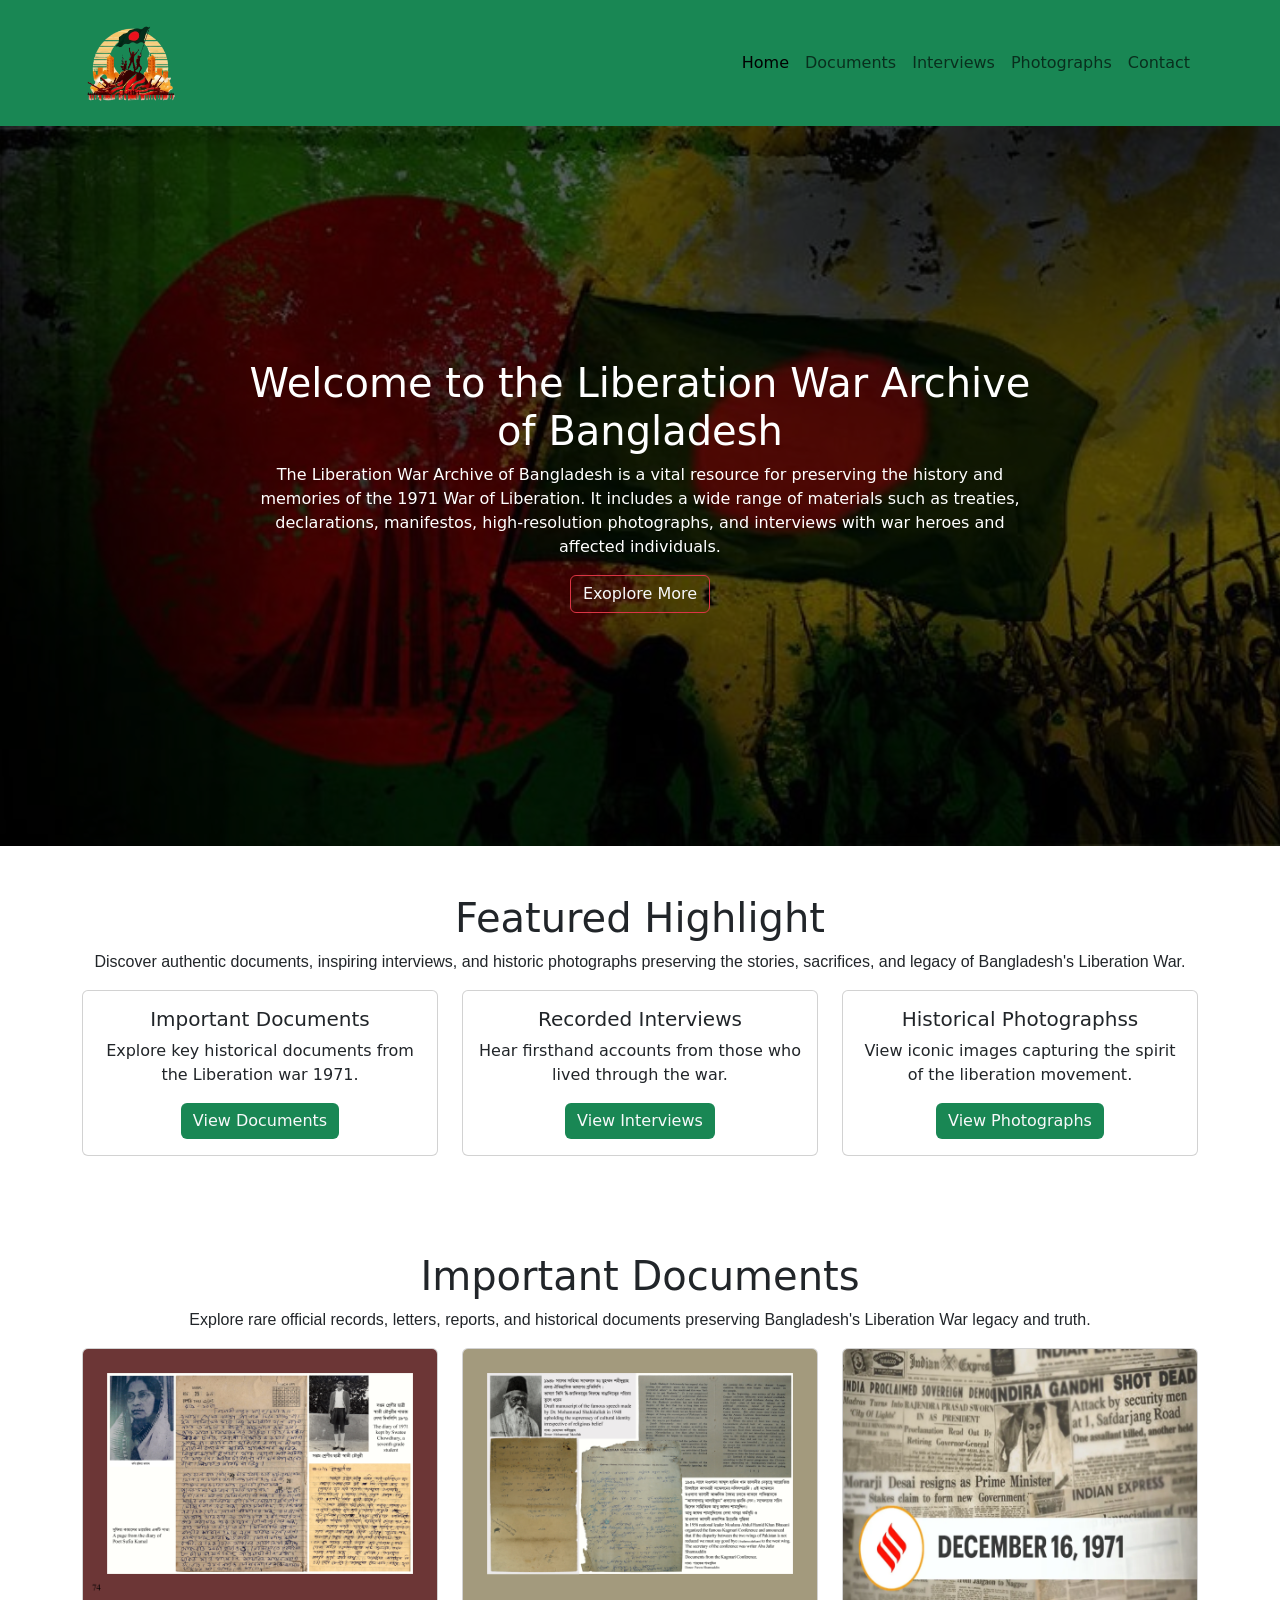
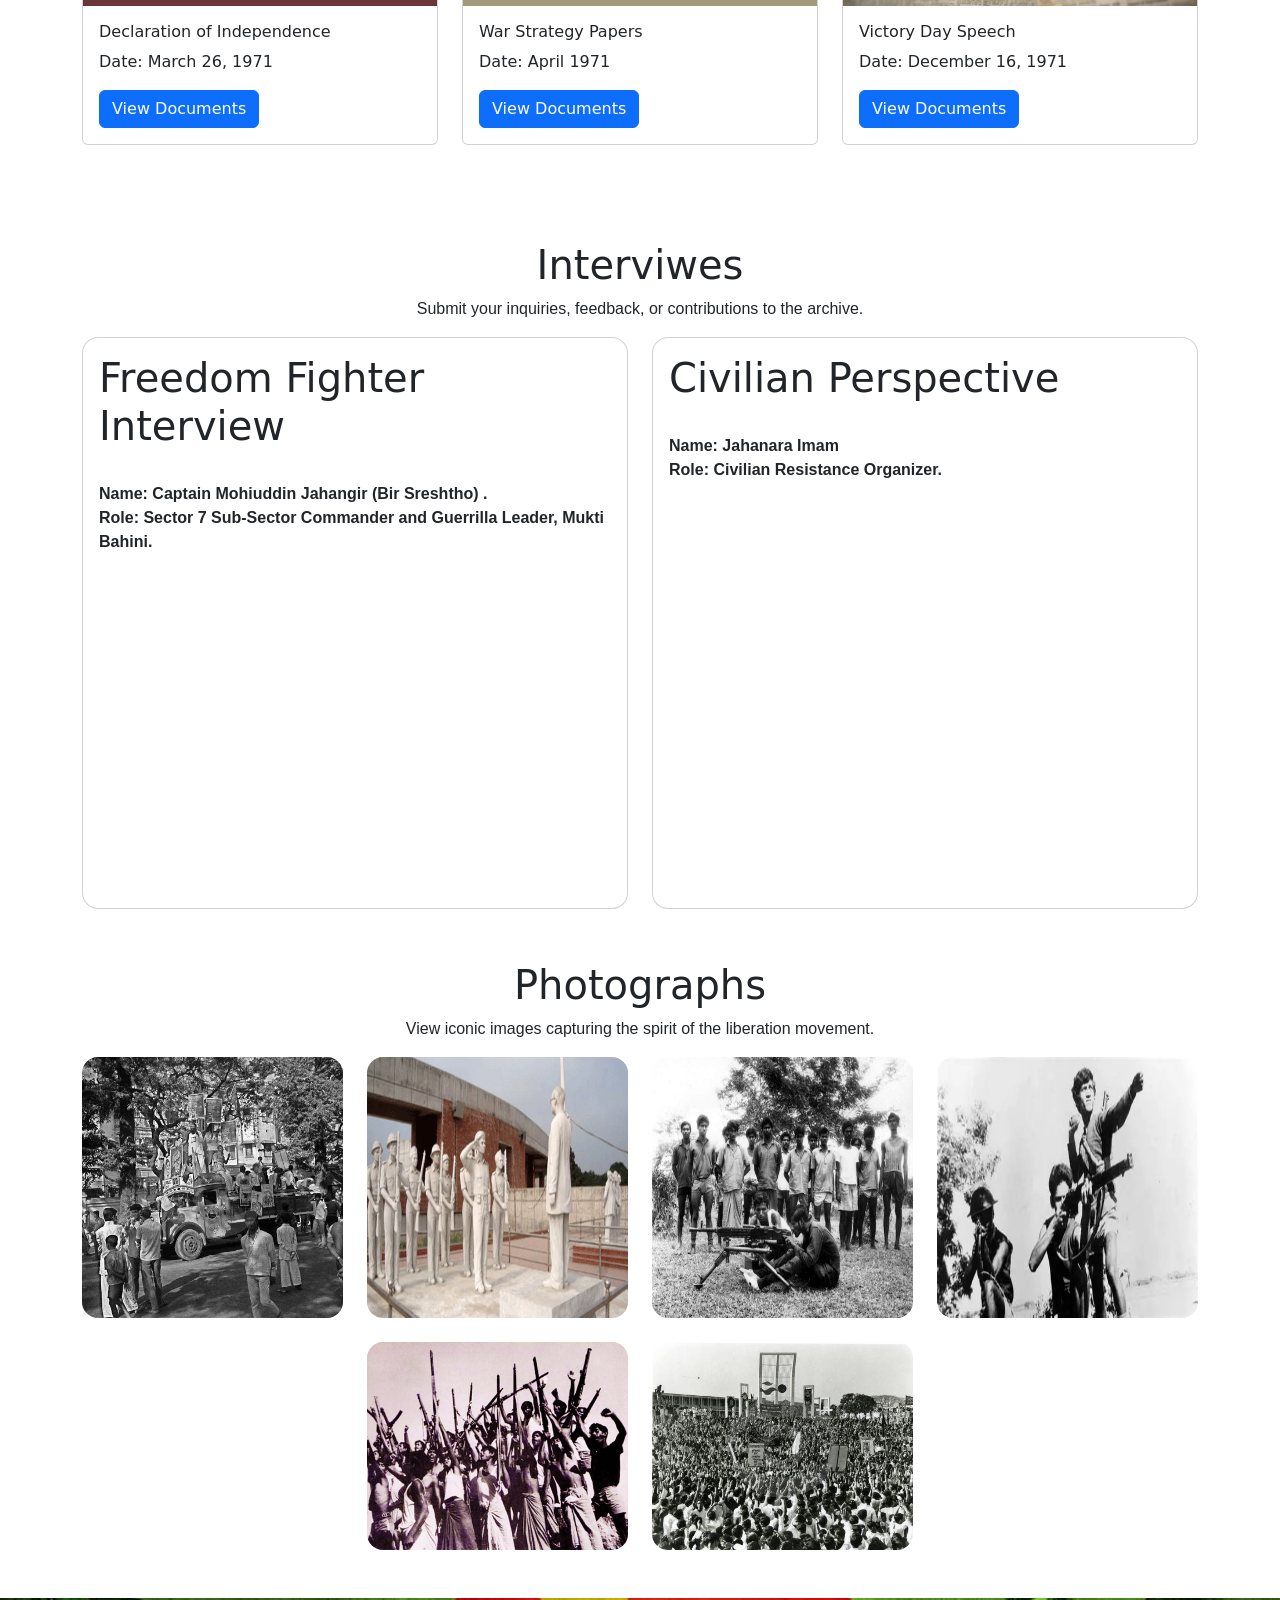
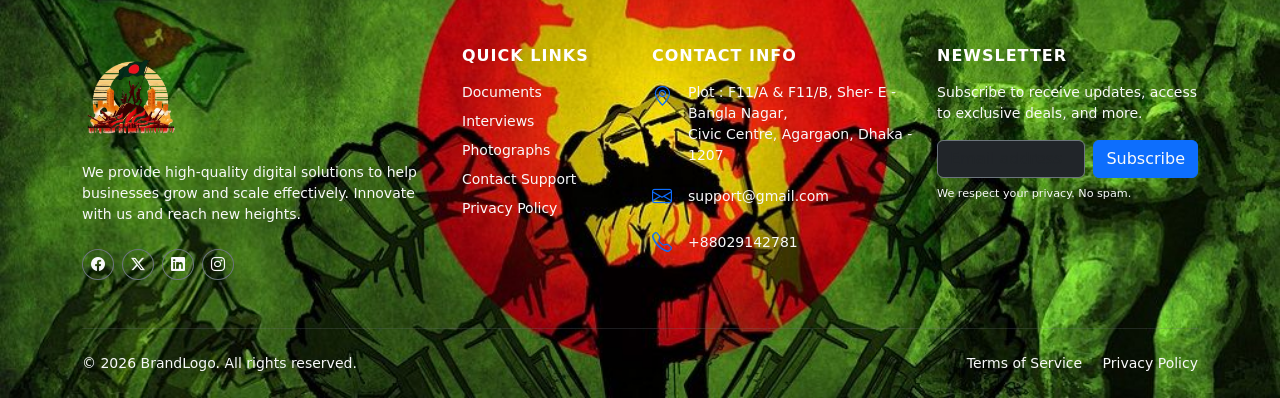
<file: index.html>
<!doctype html>
<html lang="en">

<head>
    <meta charset="utf-8">
    <meta name="viewport" content="width=device-width, initial-scale=1">
    <title>Liberation War Archive</title>
    <link href="https://cdn.jsdelivr.net/npm/bootstrap@5.3.8/dist/css/bootstrap.min.css" rel="stylesheet"
        integrity="sha384-sRIl4kxILFvY47J16cr9ZwB07vP4J8+LH7qKQnuqkuIAvNWLzeN8tE5YBujZqJLB" crossorigin="anonymous">
    <link rel="stylesheet" href="https://cdn.jsdelivr.net/npm/bootstrap-icons@1.13.1/font/bootstrap-icons.min.css">
    <link rel="stylesheet" href="./assets/css/style.css">
</head>

<body>
    <header>
        <nav class="navbar navbar-expand-lg bg-success">
            <div class="container-md">
                <a class="navbar-brand" href="#"><img src="./assets/img/logo.png" alt="" width="100px"></a>
                <button class="navbar-toggler" type="button" data-bs-toggle="collapse" data-bs-target="#navbarNav"
                    aria-controls="navbarNav" aria-expanded="false" aria-label="Toggle navigation">
                    <span class="navbar-toggler-icon"></span>
                </button>
                <div class="collapse navbar-collapse" id="navbarNav">
                    <ul class="navbar-nav ms-auto">
                        <li class="nav-item">
                            <a class="nav-link active" aria-current="page" href="index.html">Home</a>
                        </li>
                        <li class="nav-item">
                            <a class="nav-link" href="documents.html">Documents</a>
                        </li>
                        <li class="nav-item">
                            <a class="nav-link" href="interviews.html">Interviews</a>
                        </li>
                        <li class="nav-item">
                            <a class="nav-link" href="photographs.html">Photographs</a>
                        </li>
                        <li class="nav-item">
                            <a class="nav-link" href="contact.html">Contact</a>
                        </li>

                    </ul>
                </div>
            </div>
        </nav>
    </header>

    <main>
        <section id="banner">
            <div class="container-fluid">



                <div class="head text-center  ">
                    <h1>Welcome to the Liberation War Archive of Bangladesh</h1>
                    <p>The Liberation War Archive of Bangladesh is a vital resource for preserving the history
                        and
                        memories of the 1971 War of Liberation. It includes a wide range of materials such as
                        treaties,
                        declarations, manifestos, high-resolution photographs, and interviews with war heroes
                        and
                        affected individuals. </p>
                    <div>
                        <button class="btn btn-outline-danger text-light" onclick="alert('Comming Soon')">Exoplore
                            More</button>
                    </div>



                </div>
            </div>
        </section>

        <section id="Featured" class="py-md-5">
            <div class="container">
                <div class="head text-md-center">
                    <h1>Featured Highlight</h1>
                    <p style="font-family: Arial, Helvetica, sans-serif;">Discover authentic documents, inspiring
                        interviews, and historic photographs preserving the
                        stories, sacrifices, and legacy of Bangladesh's Liberation War.</p>
                </div>

                <div class="row gy-md-5">
                    <div class="col-md-4">
                        <div class="card">
                            <div class="card-body text-center">
                                <h5 class="card-title">Important Documents</h5>
                                <p class="card-text">Explore key historical documents from the Liberation war 1971.</p>
                                <a href="#documents" class="btn btn-success btn-outline-danger text-light border-0">View
                                    Documents</a>
                            </div>
                        </div>
                    </div>
                    <div class="col-md-4">
                        <div class="card">
                            <div class="card-body text-center">
                                <h5 class="card-title">Recorded Interviews</h5>
                                <p class="card-text">Hear firsthand accounts from those who lived through the war.</p>
                                <a href="#interviews"
                                    class="btn btn-success btn-outline-danger text-light border-0">View
                                    Interviews</a>
                            </div>
                        </div>
                    </div>
                    <div class="col-md-4">
                        <div class="card">
                            <div class="card-body text-center">
                                <h5 class="card-title">Historical Photographss</h5>
                                <p class="card-text">View iconic images capturing the spirit of the liberation movement.
                                </p>
                                <a href="#photo" class="btn btn-success btn-outline-danger text-light border-0">View
                                    Photographs</a>
                            </div>
                        </div>
                    </div>

                </div>
            </div>
        </section>

        <section id="documents" class="py-md-5">
            <div class="container">
                <div class="head text-md-center">
                    <h1>Important Documents</h1>
                    <p style="font-family: Arial, Helvetica, sans-serif;">Explore rare official records, letters,
                        reports, and historical documents preserving Bangladesh's Liberation War legacy and truth.</p>
                </div>

                <div class="row gy-md-5">
                    <div class="col-md-4">
                        <div class="card h-100">
                            <img src="./assets/img/ic-1.jpg" class="card-img-top" alt="...">
                            <div class="card-body mt-auto">
                                <h6 class="card-title">Declaration of Independence</h6>
                                <p class="card-text">Date: March 26, 1971</p>
                                <a href="#" class="btn btn-primary">View Documents</a>
                            </div>
                        </div>
                    </div>
                    <div class="col-md-4">
                        <div class="card h-100">
                            <img src="./assets/img/ic-2.jpg" class="card-img-top" alt="...">
                            <div class="card-body mt-auto">
                                <h6 class="card-title">War Strategy Papers</h6>
                                <p class="card-text">Date: April 1971</p>
                                <a href="#" class="btn btn-primary">View Documents</a>
                            </div>
                        </div>
                    </div>
                    <div class="col-md-4">
                        <div class="card h-100">
                            <img src="./assets/img/ic-4.webp" class="card-img-top" alt="...">
                            <div class="card-body mt-auto">
                                <h6 class="card-title">Victory Day Speech</h6>
                                <p class="card-text">Date: December 16, 1971</p>
                                <a href="#" class="btn btn-primary">View Documents</a>
                            </div>
                        </div>
                    </div>
                </div>
            </div>
        </section>

        <section id="interviews" class="py-md-5">
            <div class="container">
                <div class="head text-md-center">
                    <h1>Interviwes</h1>
                    <p style="font-family: Arial, Helvetica, sans-serif;">Submit your inquiries, feedback, or
                        contributions to the archive.</p>
                </div>

                <div class="row gy-md-5">
                    <div class="col-md-6">
                        <div class="card h-100 rounded-4">

                            <div class="card-body">
                                <h1 class="card-title">Freedom Fighter Interview</h1>
                                <br>
                                <p class="card-text fw-bold" style="font-family: Arial, Helvetica, sans-serif;">Name:
                                    Captain Mohiuddin Jahangir (Bir Sreshtho) . <br> Role: Sector 7 Sub-Sector Commander
                                    and Guerrilla Leader, Mukti Bahini.</p>
                                <iframe width="100%" height="315"
                                    src="https://www.youtube.com/embed/JDkORYgfN0s?si=M0i2TgzjcoYmZ06G"
                                    title="YouTube video player" frameborder="0"
                                    allow="accelerometer; autoplay; clipboard-write; encrypted-media; gyroscope; picture-in-picture; web-share"
                                    referrerpolicy="strict-origin-when-cross-origin" allowfullscreen></iframe>
                            </div>

                        </div>
                    </div>
                    <div class="col-md-6">
                        <div class="card h-100 rounded-4">

                            <div class="card-body">
                                <h1 class="card-title">Civilian Perspective</h1>
                                <br>
                                <p class="card-text fw-bold" style="font-family: Arial, Helvetica, sans-serif;">Name:
                                    Jahanara Imam
                                    <br>
                                    Role: Civilian Resistance Organizer.
                                </p>
                                <iframe class="" width="100%" height="315"
                                    src="https://www.youtube.com/embed/gHricAXRCn0?si=7DLR-OPm1zxVCgJM"
                                    title="YouTube video player" frameborder="0"
                                    allow="accelerometer; autoplay; clipboard-write; encrypted-media; gyroscope; picture-in-picture; web-share"
                                    referrerpolicy="strict-origin-when-cross-origin" allowfullscreen></iframe>
                            </div>

                        </div>
                    </div>
                </div>
            </div>
        </section>

        <section id="photo" class="pt-md-1">
            <div class="container">
                <div class="head text-md-center">
                    <h1>Photographs</h1>
                    <p style="font-family: Arial, Helvetica, sans-serif;">View iconic images capturing the spirit of the
                        liberation movement.</p>
                </div>

                <div class="row gy-4">
                    <div class="col-md-3">
                        <img src="./assets/img/ph-1.jpg" alt="" class="w-100 rounded-4 h-100">
                    </div>
                    <div class="col-md-3">
                        <img src="./assets/img/p.jpg" alt="" class="w-100 rounded-4 h-100">
                    </div>
                    <div class="col-md-3">
                        <img src="./assets/img/ph-3.jpg" alt="" class="w-100 rounded-4 h-100">
                    </div>
                    <div class="col-md-3">
                        <img src="./assets/img/ph-4.webp" alt="" class="w-100 rounded-4 h-100">
                    </div>
                    <div class="col-md-3">

                    </div>
                    <div class="col-md-3">
                        <img src="./assets/img/ph-5.jpg" alt="" class="w-100 rounded-4 h-100">
                    </div>
                    <div class="col-md-3">
                        <img src="./assets/img/ph-6.jpg" alt="" class="w-100 rounded-4 h-100">
                    </div>
                    <div class="col-md-3">

                    </div>
                </div>

            </div>
        </section>
    </main>

    <!-- Big Custom Footer -->
    <footer id="footer" class=" text-light pt-5 pb-4 mt-5">
        <div class="container-md">
            <div class="row gy-5">

                <!-- Column 1: Brand & About -->
                <div class="col-lg-4 col-md-6">
                    <h5 class="fw-bold text-white mb-3"><img src="./assets/img/logo.png" alt="" width="100px">
                    </h5>
                    <p class="text-secondary small mb-4 text-light">We provide high-quality digital solutions to help
                        businesses
                        grow and scale effectively. Innovate with us and reach new heights.</p>
                    <div class="d-flex gap-2">
                        <a href="#" class="btn btn-sm btn-outline-secondary rounded-circle text-light"><i
                                class="bi bi-facebook"></i></a>
                        <a href="#" class="btn btn-sm btn-outline-secondary rounded-circle text-light"><i
                                class="bi bi-twitter-x"></i></a>
                        <a href="#" class="btn btn-sm btn-outline-secondary rounded-circle text-light"><i
                                class="bi bi-linkedin"></i></a>
                        <a href="#" class="btn btn-sm btn-outline-secondary rounded-circle text-light"><i
                                class="bi bi-instagram"></i></a>
                    </div>
                </div>

                <!-- Column 2: Quick Links -->
                <div class="col-lg-2 col-md-6">
                    <h6 class="text-white mb-3 text-uppercase fw-bold tracking-wide">Quick Links</h6>
                    <ul class="list-unstyled small text-secondary d-flex flex-column gap-2 ">
                        <li><a href="documents.html"
                                class="text-secondary text-decoration-none hover-white transition-all text-light">Documents</a>
                        </li>
                        <li><a href="interviews.html"
                                class="text-secondary text-decoration-none hover-white transition-all text-light">Interviews</a>
                        </li>
                        <li><a href="photographs.html"
                                class="text-secondary text-decoration-none hover-white transition-all text-light">Photographs</a>
                        </li>
                        <li><a href="contact.html"
                                class="text-secondary text-decoration-none hover-white transition-all text-light">Contact
                                Support</a></li>
                        <li><a href="#"
                                class="text-secondary text-decoration-none hover-white transition-all text-light">Privacy
                                Policy</a></li>
                    </ul>
                </div>

                <!-- Column 3: Contact Info -->
                <div class="col-lg-3 col-md-6">
                    <h6 class="text-white mb-3 text-uppercase fw-bold tracking-wide">Contact Info</h6>
                    <ul class="list-unstyled small text-secondary d-flex flex-column gap-3">
                        <li class="d-flex gap-3 align-items-start">
                            <i class="bi bi-geo-alt fs-5 text-primary"></i>
                            <span class="text-light"> Plot : F11/A & F11/B, Sher- E - Bangla Nagar, <br>Civic Centre,
                                Agargaon, Dhaka -
                                1207
                        </li>
                        <li class="d-flex gap-3 align-items-center">
                            <i class="bi bi-envelope fs-5 text-primary"></i>
                            <span class="text-light">support@gmail.com</span>
                        </li>
                        <li class="d-flex gap-3 align-items-center">
                            <i class="bi bi-telephone fs-5 text-primary"></i>
                            <span class="text-light"> +88029142781</span>
                        </li>
                    </ul>
                </div>

                <!-- Column 4: Newsletter -->
                <div class="col-lg-3 col-md-6">
                    <h6 class="text-white mb-3 text-uppercase fw-bold tracking-wide">Newsletter</h6>
                    <p class="text-secondary small mb-3 text-light">Subscribe to receive updates, access to exclusive
                        deals, and
                        more.</p>
                    <form class="d-flex gap-2">
                        <input type="email" class="form-control bg-dark text-light border-secondary"
                            placeholder="Email address" required>
                        <button class="btn btn-primary text-light" type="submit">Subscribe</button>
                    </form>
                    <div class="form-text text-secondary mt-2 text-light" style="font-size: 0.7rem;">We respect your
                        privacy. No
                        spam.</div>
                </div>

            </div>

            <!-- Simple Footer Copyright -->
            <hr class="border-secondary mt-5 mb-4">
            <div class="row align-items-center">
                <div class="col-md-6 text-center text-md-start small text-secondary mb-3 mb-md-0 text-light">
                    &copy; 2026 BrandLogo. All rights reserved.
                </div>
                <div class="col-md-6 text-center text-md-end small">
                    <a href="#" class="text-secondary text-decoration-none me-3 hover-white text-light">Terms of
                        Service</a>
                    <a href="#" class="text-secondary text-decoration-none hover-white text-light">Privacy Policy</a>
                </div>
            </div>
        </div>
    </footer>

    <!-- Optional CSS for hovers -->
    <style>
        .hover-white:hover {
            color: #fff !important;
        }

        .tracking-wide {
            letter-spacing: 1px;
        }
    </style>

    <script src="https://cdn.jsdelivr.net/npm/bootstrap@5.3.8/dist/js/bootstrap.bundle.min.js"
        integrity="sha384-FKyoEForCGlyvwx9Hj09JcYn3nv7wiPVlz7YYwJrWVcXK/BmnVDxM+D2scQbITxI"
        crossorigin="anonymous"></script>
</body>

</html>
</file>
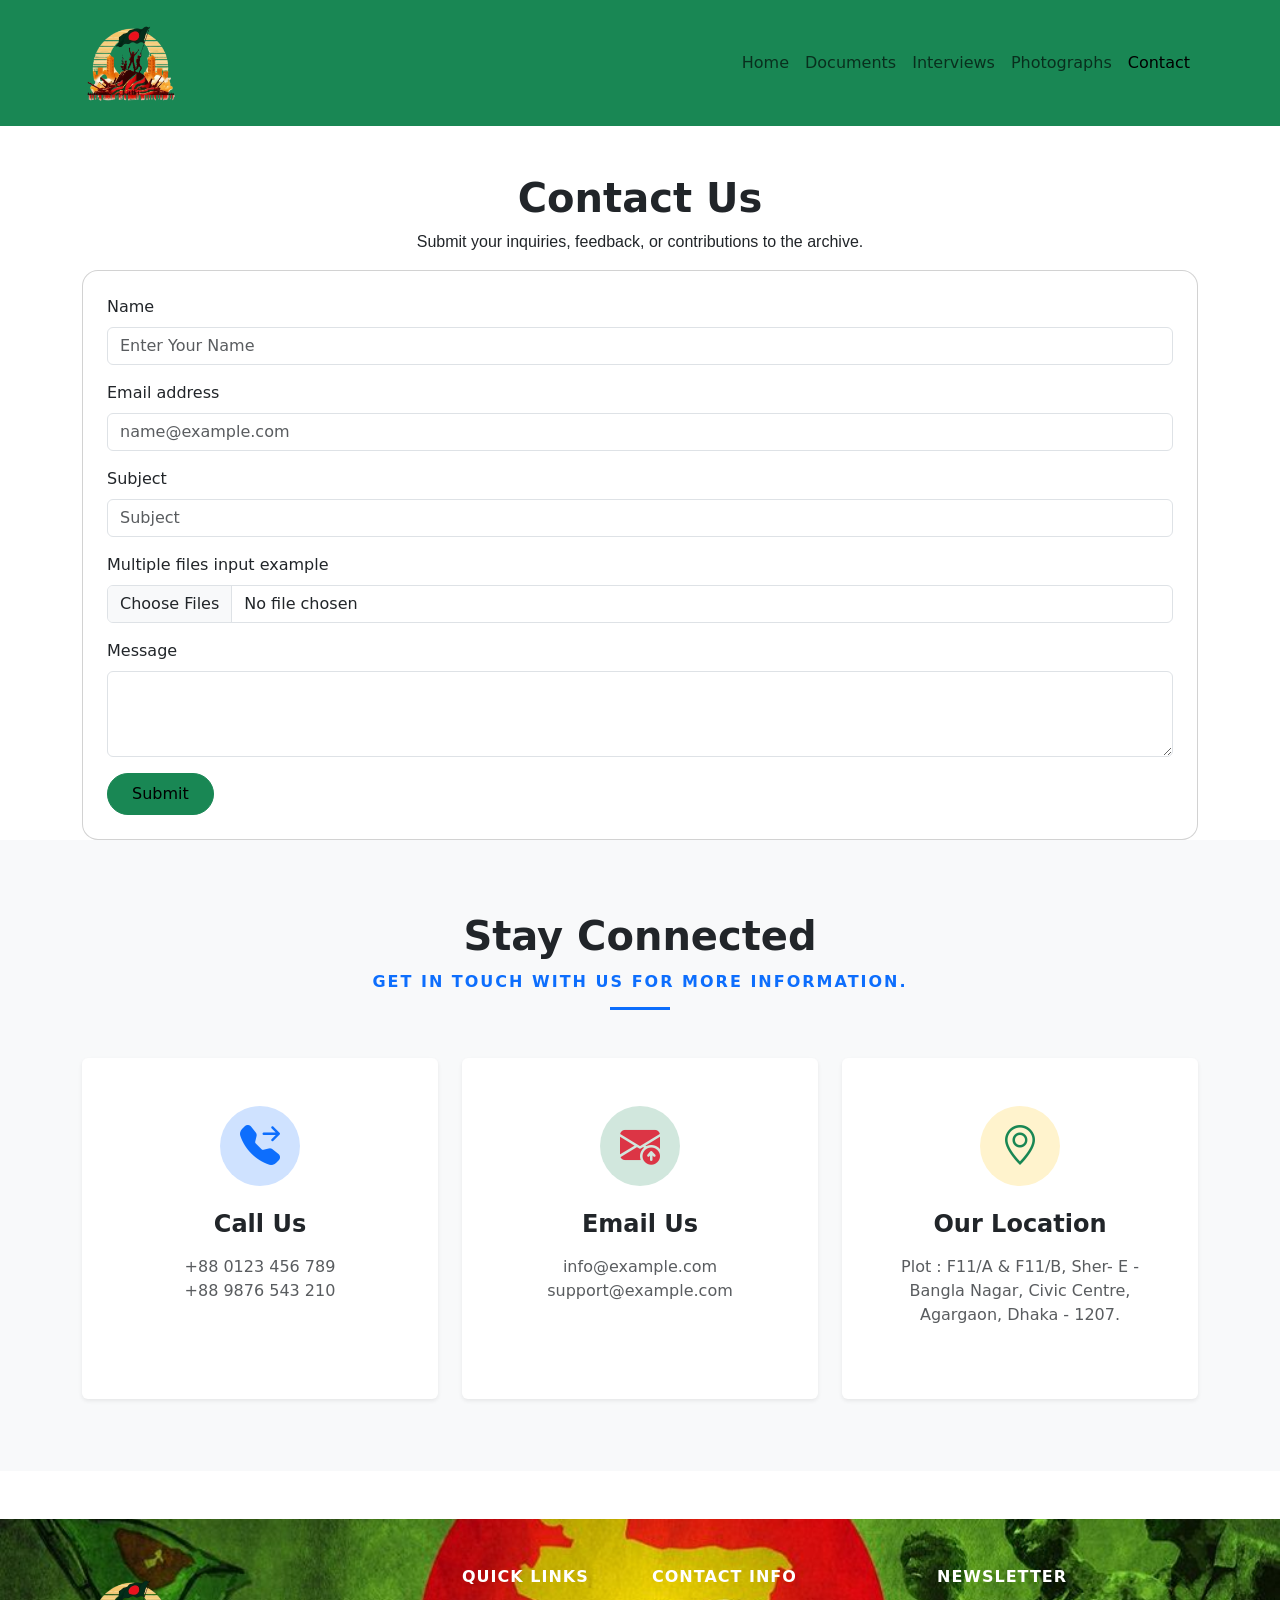
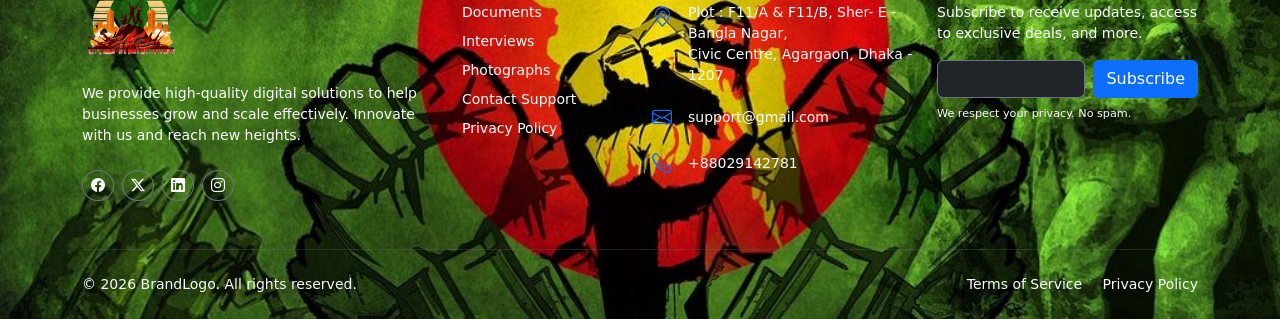
<file: contact.html>
<!doctype html>
<html lang="en">

<head>
    <meta charset="utf-8">
    <meta name="viewport" content="width=device-width, initial-scale=1">
    <title>Liberation War Archive</title>
    <link href="https://cdn.jsdelivr.net/npm/bootstrap@5.3.8/dist/css/bootstrap.min.css" rel="stylesheet"
        integrity="sha384-sRIl4kxILFvY47J16cr9ZwB07vP4J8+LH7qKQnuqkuIAvNWLzeN8tE5YBujZqJLB" crossorigin="anonymous">
    <link rel="stylesheet" href="https://cdn.jsdelivr.net/npm/bootstrap-icons@1.13.1/font/bootstrap-icons.min.css">
    <link rel="stylesheet" href="./assets/css/style.css">
</head>

<body>
    <header>
        <nav class="navbar navbar-expand-lg bg-success">
            <div class="container-md">
                <a class="navbar-brand" href="#"><img src="./assets/img/logo.png" alt="" width="100px"></a>
                <button class="navbar-toggler" type="button" data-bs-toggle="collapse" data-bs-target="#navbarNav"
                    aria-controls="navbarNav" aria-expanded="false" aria-label="Toggle navigation">
                    <span class="navbar-toggler-icon"></span>
                </button>
                <div class="collapse navbar-collapse" id="navbarNav">
                    <ul class="navbar-nav ms-auto">
                        <li class="nav-item">
                            <a class="nav-link" href="index.html">Home</a>
                        </li>
                        <li class="nav-item">
                            <a class="nav-link" href="documents.html">Documents</a>
                        </li>
                        <li class="nav-item">
                            <a class="nav-link" href="interviews.html">Interviews</a>
                        </li>
                        <li class="nav-item">
                            <a class="nav-link" href="photographs.html">Photographs</a>
                        </li>
                        <li class="nav-item">
                            <a class="nav-link active" aria-current="page" href="contact.html">Contact</a>
                        </li>

                    </ul>
                </div>
            </div>
        </nav>
    </header>


    <main>
        <section class="pt-md-5">
            <div class="container">
                <div class="head text-md-center">
                    <h2 class="display-6 fw-bold">Contact Us</h2>
                    <p style="font-family: Arial, Helvetica, sans-serif;">Submit your inquiries, feedback, or
                        contributions to the archive.</p>
                </div>
                <div class="card rounded-4">
                    <div class="p-md-4">
                        <div class="mb-3">
                            <label for="exampleFormControlInput1" class="form-label">Name</label>
                            <input type="text" class="form-control" id="exampleFormControlInput1"
                                placeholder="Enter Your Name">
                        </div>

                        <div class="mb-3">
                            <label for="exampleFormControlInput1" class="form-label">Email address</label>
                            <input type="email" class="form-control" id="exampleFormControlInput1"
                                placeholder="name@example.com">
                        </div>
                        <div class="mb-3">
                            <label for="exampleFormControlInput1" class="form-label">Subject</label>
                            <input type="text" class="form-control" id="exampleFormControlInput1" placeholder="Subject">
                        </div>

                        <div class="mb-3">
                            <label for="formFileMultiple" class="form-label">Multiple files input example</label>
                            <input class="form-control" type="file" id="formFileMultiple" multiple>
                        </div>
                        <div class="mb-3">
                            <label for="exampleFormControlTextarea1" class="form-label">Message</label>
                            <textarea class="form-control" id="exampleFormControlTextarea1" rows="3"></textarea>

                        </div>
                        <div class="button">
                            <button class="btn btn-success text-black px-md-4 py-md-2 rounded-5" type="submit"
                                onclick="alert('Form submitted successfully!')">Submit</button>
                        </div>
                    </div>
                </div>
            </div>
        </section>
        <!-- Services Section -->
        <section class="py-5 bg-light">
            <div class="container py-4">
                <!-- Section Title -->
                <div class="text-center mb-5">
                    <h2 class="display-6 fw-bold">Stay Connected</h2>
                    <h6 class="text-primary fw-bold text-uppercase pt-md-1" style="letter-spacing: 2px;">Get in touch
                        with us for more information.</h6>
                    <div class="mx-auto mt-3 bg-primary" style="width: 60px; height: 3px;"></div>
                </div>

                <!-- Services Grid -->
                <div class="row g-4">
                    <!-- Service 1 -->
                    <div class="col-lg-4 col-md-6">
                        <div class="card h-100 border-0 shadow-sm service-card text-center p-4 p-xl-5">
                            <div class="bg-primary-subtle text-primary rounded-circle mx-auto mb-4 d-flex align-items-center justify-content-center"
                                style="width: 80px; height: 80px;">
                                <i class="bi bi-telephone-forward-fill fs-1"></i>
                            </div>
                            <h4 class="fw-bold mb-3">Call Us
                            </h4>
                            <p class="text-muted mb-4">
                                +88 0123 456 789
                                <br>
                                +88 9876 543 210
                            </p>

                        </div>
                    </div>

                    <!-- Service 2 -->
                    <div class="col-lg-4 col-md-6">
                        <div class="card h-100 border-0 shadow-sm service-card text-center p-4 p-xl-5">
                            <div class="bg-success-subtle text-danger fs-1 rounded-circle mx-auto mb-4 d-flex align-items-center justify-content-center"
                                style="width: 80px; height: 80px;">
                                <i class="bi bi-envelope-arrow-up-fill"></i>
                            </div>
                            <h4 class="fw-bold mb-3">Email Us</h4>
                            <p class="text-muted mb-4">info@example.com <br>

                                support@example.com</p>

                        </div>
                    </div>

                    <!-- Service 3 -->
                    <div class="col-lg-4 col-md-6">
                        <div class="card h-100 border-0 shadow-sm service-card text-center p-4 p-xl-5">
                            <div class="bg-warning-subtle text-success fs-1 rounded-circle mx-auto mb-4 d-flex align-items-center justify-content-center"
                                style="width: 80px; height: 80px;">
                                <i class="bi bi-geo-alt"></i>
                            </div>
                            <h4 class="fw-bold mb-3">Our Location</h4>
                            <p class="text-muted mb-4">Plot : F11/A & F11/B, Sher- E - Bangla Nagar,
                                Civic Centre, Agargaon, Dhaka - 1207.</p>

                        </div>
                    </div>
                </div>
            </div>
        </section>

        <!-- Required CSS -->
        <style>
            .service-card {
                transition: transform 0.3s ease, box-shadow 0.3s ease;
            }

            .service-card:hover {
                transform: translateY(-10px);
                box-shadow: 0 1rem 3rem rgba(0, 0, 0, .175) !important;
            }
        </style>
    </main>

    <!-- Big Custom Footer -->
    <footer id="footer" class=" text-light pt-5 pb-4 mt-5">
        <div class="container">
            <div class="row gy-5">

                <!-- Column 1: Brand & About -->
                <div class="col-lg-4 col-md-6">
                    <h5 class="fw-bold text-white mb-3"><img src="./assets/img/logo.png" alt="" width="100px">
                    </h5>
                    <p class="text-secondary small mb-4 text-light">We provide high-quality digital solutions to help
                        businesses
                        grow and scale effectively. Innovate with us and reach new heights.</p>
                    <div class="d-flex gap-2">
                        <a href="#" class="btn btn-sm btn-outline-secondary rounded-circle text-light"><i
                                class="bi bi-facebook"></i></a>
                        <a href="#" class="btn btn-sm btn-outline-secondary rounded-circle text-light"><i
                                class="bi bi-twitter-x"></i></a>
                        <a href="#" class="btn btn-sm btn-outline-secondary rounded-circle text-light"><i
                                class="bi bi-linkedin"></i></a>
                        <a href="#" class="btn btn-sm btn-outline-secondary rounded-circle text-light"><i
                                class="bi bi-instagram"></i></a>
                    </div>
                </div>

                <!-- Column 2: Quick Links -->
                <div class="col-lg-2 col-md-6">
                    <h6 class="text-white mb-3 text-uppercase fw-bold tracking-wide">Quick Links</h6>
                    <ul class="list-unstyled small text-secondary d-flex flex-column gap-2 ">
                        <li><a href="documents.html"
                                class="text-secondary text-decoration-none hover-white transition-all text-light">Documents</a>
                        </li>
                        <li><a href="interviews.html"
                                class="text-secondary text-decoration-none hover-white transition-all text-light">Interviews</a>
                        </li>
                        <li><a href="photographs.html"
                                class="text-secondary text-decoration-none hover-white transition-all text-light">Photographs</a>
                        </li>
                        <li><a href="contact.html"
                                class="text-secondary text-decoration-none hover-white transition-all text-light">Contact
                                Support</a></li>
                        <li><a href="#"
                                class="text-secondary text-decoration-none hover-white transition-all text-light">Privacy
                                Policy</a></li>
                    </ul>
                </div>

                <!-- Column 3: Contact Info -->
                <div class="col-lg-3 col-md-6">
                    <h6 class="text-white mb-3 text-uppercase fw-bold tracking-wide">Contact Info</h6>
                    <ul class="list-unstyled small text-secondary d-flex flex-column gap-3">
                        <li class="d-flex gap-3 align-items-start">
                            <i class="bi bi-geo-alt fs-5 text-primary"></i>
                            <span class="text-light"> Plot : F11/A & F11/B, Sher- E - Bangla Nagar, <br>Civic Centre,
                                Agargaon, Dhaka -
                                1207
                        </li>
                        <li class="d-flex gap-3 align-items-center">
                            <i class="bi bi-envelope fs-5 text-primary"></i>
                            <span class="text-light">support@gmail.com</span>
                        </li>
                        <li class="d-flex gap-3 align-items-center">
                            <i class="bi bi-telephone fs-5 text-primary"></i>
                            <span class="text-light"> +88029142781</span>
                        </li>
                    </ul>
                </div>

                <!-- Column 4: Newsletter -->
                <div class="col-lg-3 col-md-6">
                    <h6 class="text-white mb-3 text-uppercase fw-bold tracking-wide">Newsletter</h6>
                    <p class="text-secondary small mb-3 text-light">Subscribe to receive updates, access to exclusive
                        deals, and
                        more.</p>
                    <form class="d-flex gap-2">
                        <input type="email" class="form-control bg-dark text-light border-secondary"
                            placeholder="Email address" required>
                        <button class="btn btn-primary text-light" type="submit">Subscribe</button>
                    </form>
                    <div class="form-text text-secondary mt-2 text-light" style="font-size: 0.7rem;">We respect your
                        privacy. No
                        spam.</div>
                </div>

            </div>

            <!-- Simple Footer Copyright -->
            <hr class="border-secondary mt-5 mb-4">
            <div class="row align-items-center">
                <div class="col-md-6 text-center text-md-start small text-secondary mb-3 mb-md-0 text-light">
                    &copy; 2026 BrandLogo. All rights reserved.
                </div>
                <div class="col-md-6 text-center text-md-end small">
                    <a href="#" class="text-secondary text-decoration-none me-3 hover-white text-light">Terms of
                        Service</a>
                    <a href="#" class="text-secondary text-decoration-none hover-white text-light">Privacy Policy</a>
                </div>
            </div>
        </div>
    </footer>

    <!-- Optional CSS for hovers -->
    <style>
        .hover-white:hover {
            color: #fff !important;
        }

        .tracking-wide {
            letter-spacing: 1px;
        }
    </style>

    <script src="https://cdn.jsdelivr.net/npm/bootstrap@5.3.8/dist/js/bootstrap.bundle.min.js"
        integrity="sha384-FKyoEForCGlyvwx9Hj09JcYn3nv7wiPVlz7YYwJrWVcXK/BmnVDxM+D2scQbITxI"
        crossorigin="anonymous"></script>
</body>

</html>
</file>
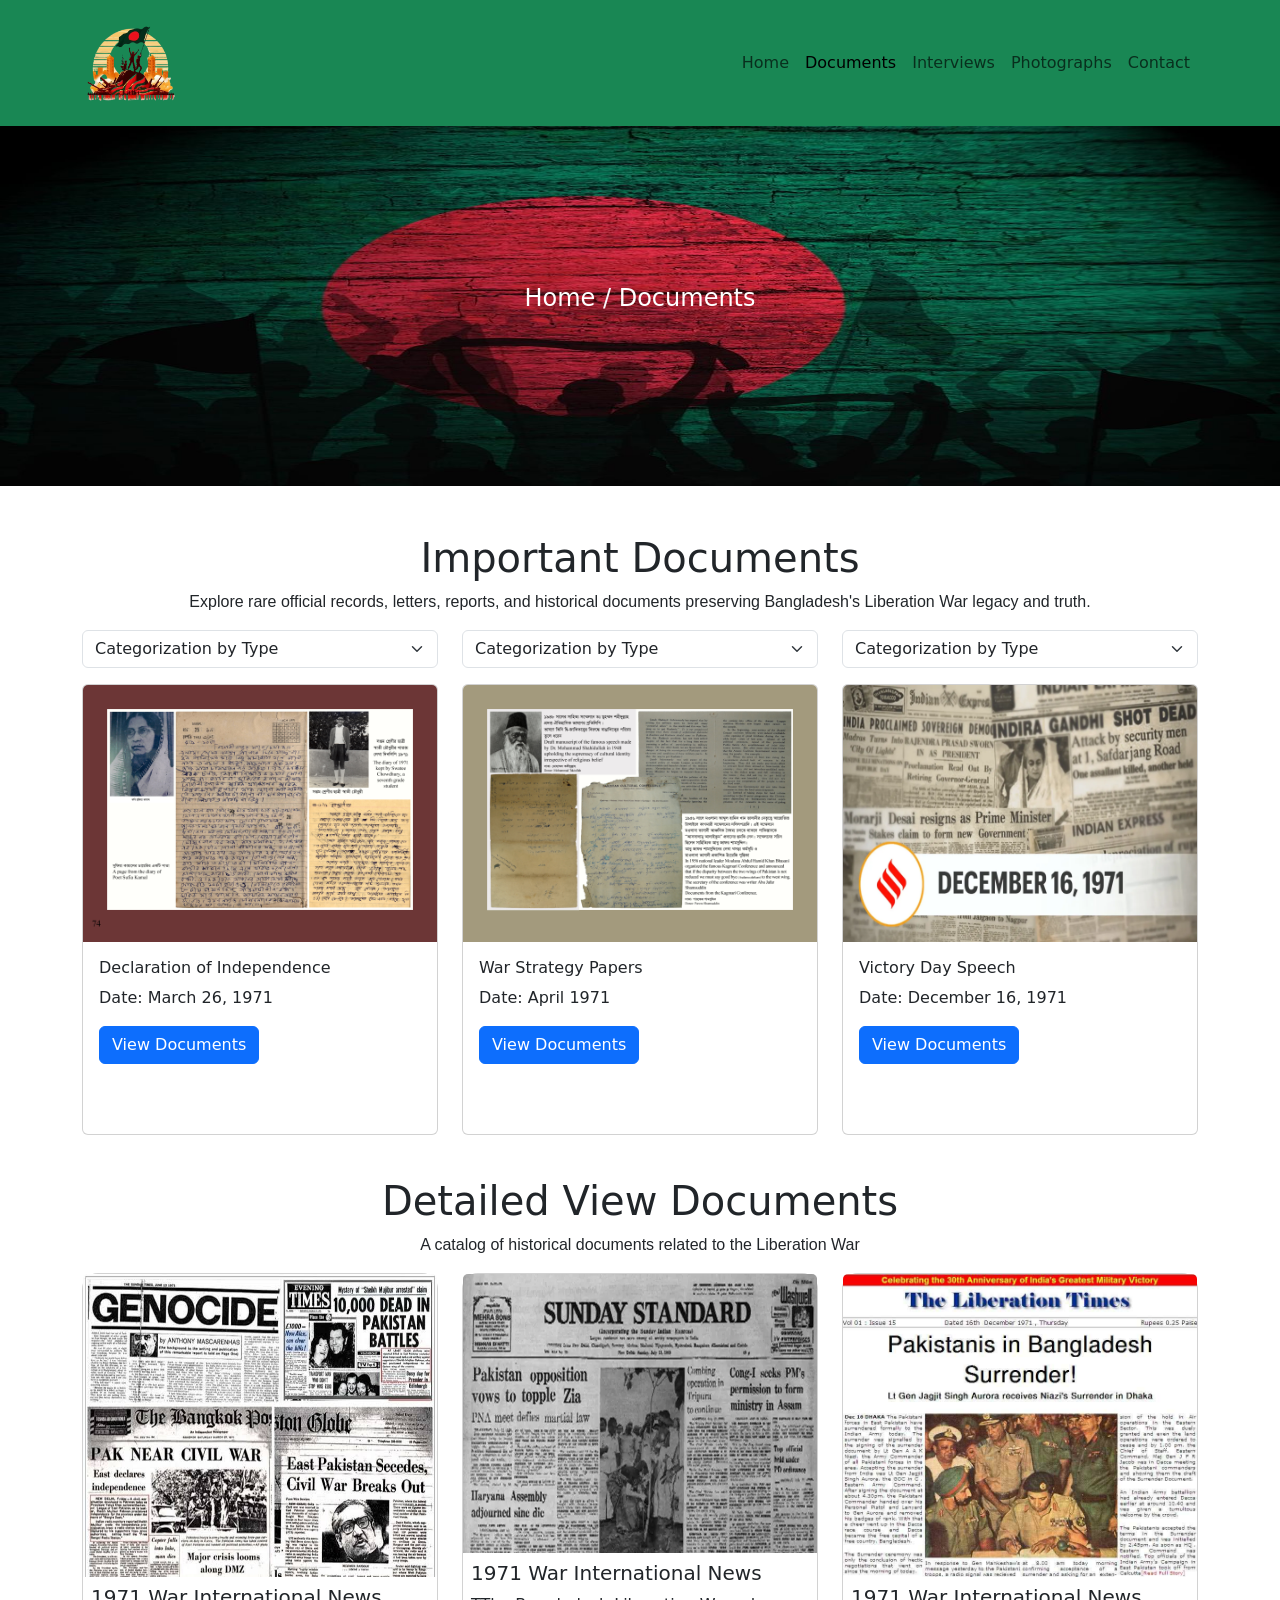
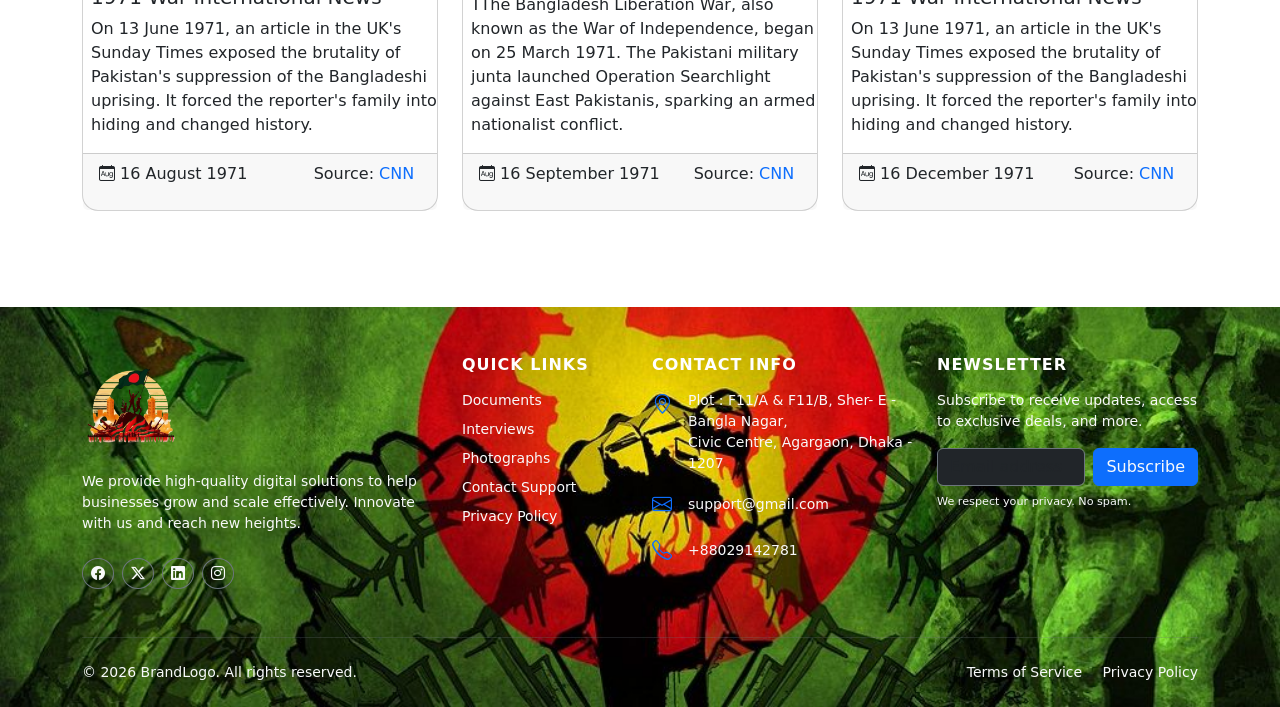
<file: documents.html>
<!doctype html>
<html lang="en">

<head>
    <meta charset="utf-8">
    <meta name="viewport" content="width=device-width, initial-scale=1">
    <title>Liberation War Archive</title>
    <link href="https://cdn.jsdelivr.net/npm/bootstrap@5.3.8/dist/css/bootstrap.min.css" rel="stylesheet"
        integrity="sha384-sRIl4kxILFvY47J16cr9ZwB07vP4J8+LH7qKQnuqkuIAvNWLzeN8tE5YBujZqJLB" crossorigin="anonymous">
    <link rel="stylesheet" href="https://cdn.jsdelivr.net/npm/bootstrap-icons@1.13.1/font/bootstrap-icons.min.css">
    <link rel="stylesheet" href="./assets/css/style.css">
</head>

<body>
    <header>
        <nav class="navbar navbar-expand-lg bg-success">
            <div class="container-md">
                <a class="navbar-brand" href="#"><img src="./assets/img/logo.png" alt="" width="100px"></a>
                <button class="navbar-toggler" type="button" data-bs-toggle="collapse" data-bs-target="#navbarNav"
                    aria-controls="navbarNav" aria-expanded="false" aria-label="Toggle navigation">
                    <span class="navbar-toggler-icon"></span>
                </button>
                <div class="collapse navbar-collapse" id="navbarNav">
                    <ul class="navbar-nav ms-auto">
                        <li class="nav-item">
                            <a class="nav-link" href="index.html">Home</a>
                        </li>
                        <li class="nav-item">
                            <a class="nav-link active" aria-current="page" href="documents.html">Documents</a>
                        </li>
                        <li class="nav-item">
                            <a class="nav-link" href="interviews.html">Interviews</a>
                        </li>
                        <li class="nav-item">
                            <a class="nav-link" href="photographs.html">Photographs</a>
                        </li>
                        <li class="nav-item">
                            <a class="nav-link" href="contact.html">Contact</a>
                        </li>

                    </ul>
                </div>
            </div>
        </nav>
    </header>

    <main>
        <section id="bred">
            <div class="head text-light fs-4 text-center">
                <p><a href="index.html">Home</a> / <a href="documents.html">Documents</a></p>
            </div>
        </section>
        <section id="catagori" class="py-md-5">
            <div class="container">
                <div class="head text-md-center">
                    <h1>Important Documents</h1>
                    <p style="font-family: Arial, Helvetica, sans-serif;">Explore rare official records, letters,
                        reports, and historical documents preserving Bangladesh's Liberation War legacy and truth.</p>
                </div>
                <div class="row gy-md-5">
                    <div class="col-md-4">
                        <div class="pb-md-3">
                            <select class="form-select" aria-label="Default select example">
                                <option selected disabled>Categorization by Type</option>
                                <option value="1">Official Documents</option>
                                <option value="2">Academic Documents</option>
                                <option value="3">Personal Documents</option>
                            </select>
                        </div>
                        <div class="card h-100">
                            <img src="./assets/img/ic-1.jpg" class="card-img-top" alt="...">
                            <div class="card-body mt-auto">
                                <h6 class="card-title">Declaration of Independence</h6>
                                <p class="card-text">Date: March 26, 1971</p>
                                <a href="#" class="btn btn-primary">View Documents</a>
                            </div>
                        </div>
                    </div>
                    <div class="col-md-4">
                        <div class="pb-md-3">
                            <select class="form-select" aria-label="Default select example">
                                <option selected disabled>Categorization by Type</option>
                                <option value="1">Official Documents</option>
                                <option value="2">Academic Documents</option>
                                <option value="3">Personal Documents</option>
                            </select>
                        </div>
                        <div class="card h-100">
                            <img src="./assets/img/ic-2.jpg" class="card-img-top" alt="...">
                            <div class="card-body mt-auto">
                                <h6 class="card-title">War Strategy Papers</h6>
                                <p class="card-text">Date: April 1971</p>
                                <a href="#" class="btn btn-primary">View Documents</a>
                            </div>
                        </div>
                    </div>
                    <div class="col-md-4">
                        <div class="pb-md-3">
                            <select class="form-select" aria-label="Default select example">
                                <option selected disabled>Categorization by Type</option>
                                <option value="1">Low Priority</option>
                                <option value="2">Medium Priority</option>
                                <option value="3">High Priority</option>
                            </select>
                        </div>
                        <div class="card h-100">
                            <img src="./assets/img/ic-4.webp" class="card-img-top" alt="...">
                            <div class="card-body mt-auto">
                                <h6 class="card-title">Victory Day Speech</h6>
                                <p class="card-text">Date: December 16, 1971</p>
                                <a href="#" class="btn btn-primary">View Documents</a>
                            </div>
                        </div>
                    </div>
                </div>
            </div>
        </section>

        <section id="international" class="py-5">
            <div class="container">
                <div class="head text-md-center">
                    <h1>Detailed View Documents</h1>
                    <p style="font-family: Arial, Helvetica, sans-serif;">A catalog of historical documents related to
                        the Liberation War</p>
                </div>

                <div class="row">
                    <div class="col-md-4">
                        <div class="card rounded-4 h-100">
                            <img src="./assets/img/int-1.jpg" class="card-img-top w-100 h-100" alt="...">
                            <div class="card-body p-0">
                                <h5 class="card-title ps-md-2 pt-md-2">1971 War International News</h5>
                                <p class="card-text ps-md-2">On 13 June 1971, an article in the UK's Sunday Times
                                    exposed the brutality of Pakistan's suppression of the Bangladeshi uprising. It
                                    forced the reporter's family into hiding and changed history.</p>
                                <div>
                                    <div class="card-footer d-md-flex justify-content-between align-items">
                                        <div class="date">
                                            <p> <i class="bi bi-calendar-month"></i> 16 August 1971 </p>
                                        </div>
                                        <div class="col-md-4">
                                            <p>Source: <a href="https://edition.cnn.com/" class="text-decoration-none"
                                                    target="_blank">CNN</a></p>
                                        </div>
                                    </div>

                                </div>
                            </div>


                        </div>
                    </div>
                    <div class="col-md-4">
                        <div class="card rounded-4 h-100">
                            <img src="./assets/img/int-4.webp" style="height: 100%;" class="card-img-top w-100 "
                                alt="...">
                            <div class="card-body p-0">
                                <h5 class="card-title ps-md-2 pt-md-2">1971 War International News</h5>
                                <p class="card-text ps-md-2">TThe Bangladesh Liberation War, also known as the War of
                                    Independence, began on 25 March 1971. The Pakistani military junta launched
                                    Operation Searchlight against East Pakistanis, sparking an armed nationalist
                                    conflict.</p>
                                <div>
                                    <div class="card-footer d-md-flex justify-content-between align-items">
                                        <div class="date">
                                            <p> <i class="bi bi-calendar-month"></i>
                                                16 September 1971 </p>
                                        </div>
                                        <div class="col-md-4">
                                            <p>Source: <a href="https://www.bbc.com/" class="text-decoration-none"
                                                    target="_blank">CNN</a></p>
                                        </div>
                                    </div>

                                </div>
                            </div>


                        </div>
                    </div>
                    <div class="col-md-4">
                        <div class="card rounded-4 h-100">
                            <img src="./assets/img/int-3.jpg" class="card-img-top w-100 h-100" alt="...">
                            <div class="card-body p-0">
                                <h5 class="card-title ps-md-2 pt-md-2">1971 War International News</h5>
                                <p class="card-text ps-md-2">On 13 June 1971, an article in the UK's Sunday Times
                                    exposed the brutality of Pakistan's suppression of the Bangladeshi uprising. It
                                    forced the reporter's family into hiding and changed history.</p>
                                <div>
                                    <div class="card-footer d-md-flex justify-content-between align-items">
                                        <div class="date">
                                            <p> <i class="bi bi-calendar-month"></i> 16 December 1971 </p>
                                        </div>
                                        <div class="col-md-4">
                                            <p>Source: <a href="https://edition.cnn.com/" class="text-decoration-none"
                                                    target="_blank">CNN</a></p>
                                        </div>
                                    </div>

                                </div>
                            </div>


                        </div>
                    </div>
                </div>
            </div>
            </div>
        </section>
    </main>
    <!-- Big Custom Footer -->
    <footer id="footer" class=" text-light pt-5 pb-4 mt-5">
        <div class="container">
            <div class="row gy-5">

                <!-- Column 1: Brand & About -->
                <div class="col-lg-4 col-md-6">
                    <h5 class="fw-bold text-white mb-3"><img src="./assets/img/logo.png" alt="" width="100px">
                    </h5>
                    <p class="text-secondary small mb-4 text-light">We provide high-quality digital solutions to help
                        businesses
                        grow and scale effectively. Innovate with us and reach new heights.</p>
                    <div class="d-flex gap-2">
                        <a href="#" class="btn btn-sm btn-outline-secondary rounded-circle text-light"><i
                                class="bi bi-facebook"></i></a>
                        <a href="#" class="btn btn-sm btn-outline-secondary rounded-circle text-light"><i
                                class="bi bi-twitter-x"></i></a>
                        <a href="#" class="btn btn-sm btn-outline-secondary rounded-circle text-light"><i
                                class="bi bi-linkedin"></i></a>
                        <a href="#" class="btn btn-sm btn-outline-secondary rounded-circle text-light"><i
                                class="bi bi-instagram"></i></a>
                    </div>
                </div>

                <!-- Column 2: Quick Links -->
                <div class="col-lg-2 col-md-6">
                    <h6 class="text-white mb-3 text-uppercase fw-bold tracking-wide">Quick Links</h6>
                    <ul class="list-unstyled small text-secondary d-flex flex-column gap-2 ">
                        <li><a href="documents.html"
                                class="text-secondary text-decoration-none hover-white transition-all text-light">Documents</a>
                        </li>
                        <li><a href="interviews.html"
                                class="text-secondary text-decoration-none hover-white transition-all text-light">Interviews</a>
                        </li>
                        <li><a href="photographs.html"
                                class="text-secondary text-decoration-none hover-white transition-all text-light">Photographs</a>
                        </li>
                        <li><a href="contact.html"
                                class="text-secondary text-decoration-none hover-white transition-all text-light">Contact
                                Support</a></li>
                        <li><a href="#"
                                class="text-secondary text-decoration-none hover-white transition-all text-light">Privacy
                                Policy</a></li>
                    </ul>
                </div>

                <!-- Column 3: Contact Info -->
                <div class="col-lg-3 col-md-6">
                    <h6 class="text-white mb-3 text-uppercase fw-bold tracking-wide">Contact Info</h6>
                    <ul class="list-unstyled small text-secondary d-flex flex-column gap-3">
                        <li class="d-flex gap-3 align-items-start">
                            <i class="bi bi-geo-alt fs-5 text-primary"></i>
                            <span class="text-light"> Plot : F11/A & F11/B, Sher- E - Bangla Nagar, <br>Civic Centre,
                                Agargaon, Dhaka -
                                1207
                        </li>
                        <li class="d-flex gap-3 align-items-center">
                            <i class="bi bi-envelope fs-5 text-primary"></i>
                            <span class="text-light">support@gmail.com</span>
                        </li>
                        <li class="d-flex gap-3 align-items-center">
                            <i class="bi bi-telephone fs-5 text-primary"></i>
                            <span class="text-light"> +88029142781</span>
                        </li>
                    </ul>
                </div>

                <!-- Column 4: Newsletter -->
                <div class="col-lg-3 col-md-6">
                    <h6 class="text-white mb-3 text-uppercase fw-bold tracking-wide">Newsletter</h6>
                    <p class="text-secondary small mb-3 text-light">Subscribe to receive updates, access to exclusive
                        deals, and
                        more.</p>
                    <form class="d-flex gap-2">
                        <input type="email" class="form-control bg-dark text-light border-secondary"
                            placeholder="Email address" required>
                        <button class="btn btn-primary text-light" type="submit">Subscribe</button>
                    </form>
                    <div class="form-text text-secondary mt-2 text-light" style="font-size: 0.7rem;">We respect your
                        privacy. No
                        spam.</div>
                </div>

            </div>

            <!-- Simple Footer Copyright -->
            <hr class="border-secondary mt-5 mb-4">
            <div class="row align-items-center">
                <div class="col-md-6 text-center text-md-start small text-secondary mb-3 mb-md-0 text-light">
                    &copy; 2026 BrandLogo. All rights reserved.
                </div>
                <div class="col-md-6 text-center text-md-end small">
                    <a href="#" class="text-secondary text-decoration-none me-3 hover-white text-light">Terms of
                        Service</a>
                    <a href="#" class="text-secondary text-decoration-none hover-white text-light">Privacy Policy</a>
                </div>
            </div>
        </div>
    </footer>

    <!-- Optional CSS for hovers -->
    <style>
        .hover-white:hover {
            color: #fff !important;
        }

        .tracking-wide {
            letter-spacing: 1px;
        }
    </style>

    <script src="https://cdn.jsdelivr.net/npm/bootstrap@5.3.8/dist/js/bootstrap.bundle.min.js"
        integrity="sha384-FKyoEForCGlyvwx9Hj09JcYn3nv7wiPVlz7YYwJrWVcXK/BmnVDxM+D2scQbITxI"
        crossorigin="anonymous"></script>
</body>

</html>
</file>
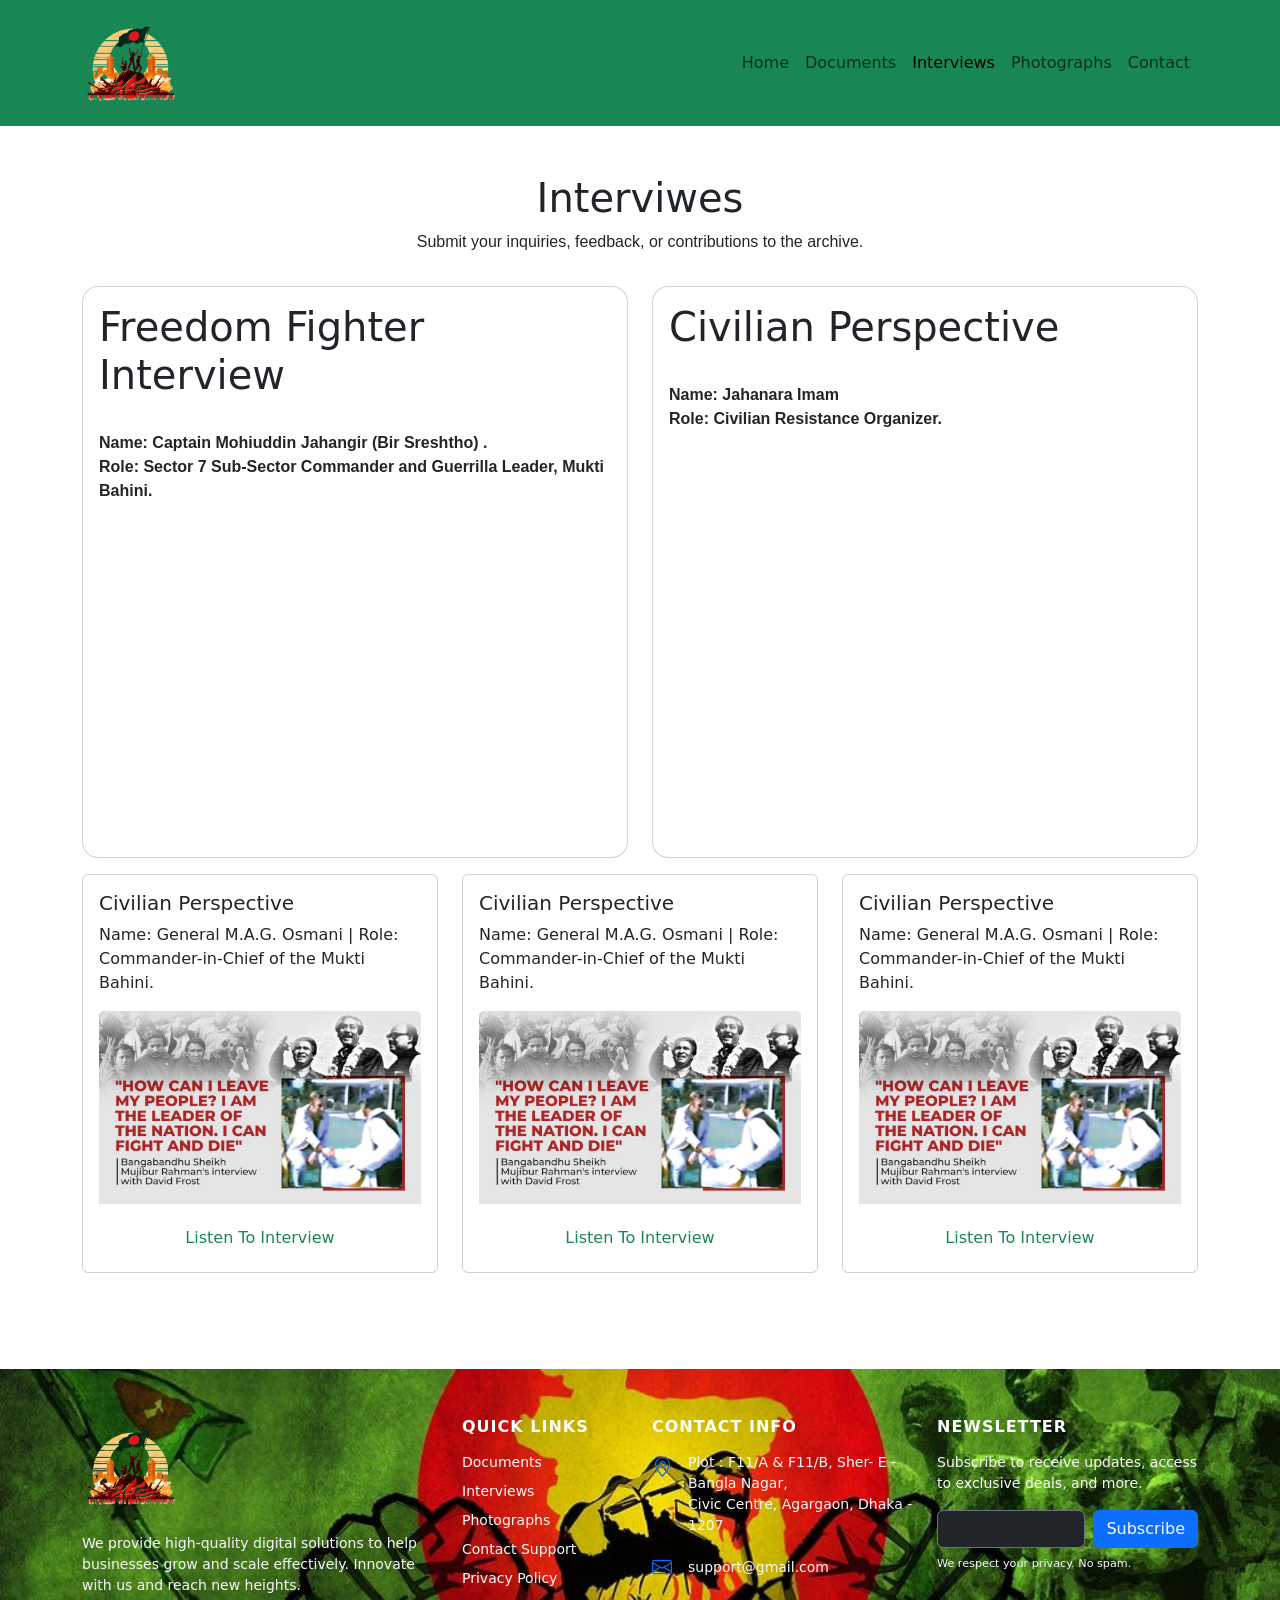
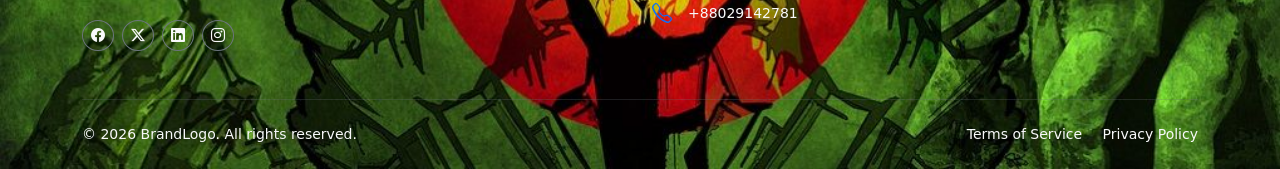
<file: interviews.html>
<!doctype html>
<html lang="en">

<head>
    <meta charset="utf-8">
    <meta name="viewport" content="width=device-width, initial-scale=1">
    <title>Liberation War Archive</title>
    <link href="https://cdn.jsdelivr.net/npm/bootstrap@5.3.8/dist/css/bootstrap.min.css" rel="stylesheet"
        integrity="sha384-sRIl4kxILFvY47J16cr9ZwB07vP4J8+LH7qKQnuqkuIAvNWLzeN8tE5YBujZqJLB" crossorigin="anonymous">
    <link rel="stylesheet" href="https://cdn.jsdelivr.net/npm/bootstrap-icons@1.13.1/font/bootstrap-icons.min.css">
    <link rel="stylesheet" href="./assets/css/style.css">
</head>

<body>
    <header>
        <nav class="navbar navbar-expand-lg bg-success">
            <div class="container-md">
                <a class="navbar-brand" href="#"><img src="./assets/img/logo.png" alt="" width="100px"></a>
                <button class="navbar-toggler" type="button" data-bs-toggle="collapse" data-bs-target="#navbarNav"
                    aria-controls="navbarNav" aria-expanded="false" aria-label="Toggle navigation">
                    <span class="navbar-toggler-icon"></span>
                </button>
                <div class="collapse navbar-collapse" id="navbarNav">
                    <ul class="navbar-nav ms-auto">
                        <li class="nav-item">
                            <a class="nav-link" href="index.html">Home</a>
                        </li>
                        <li class="nav-item">
                            <a class="nav-link" href="documents.html">Documents</a>
                        </li>
                        <li class="nav-item">
                            <a class="nav-link active" aria-current="page" href="interviews.html">Interviews</a>
                        </li>
                        <li class="nav-item">
                            <a class="nav-link" href="photographs.html">Photographs</a>
                        </li>
                        <li class="nav-item">
                            <a class="nav-link" href="contact.html">Contact</a>
                        </li>

                    </ul>
                </div>
            </div>
        </nav>
    </header>


    <main>
        <section id="interviews" class="py-md-5">
            <div class="container">
                <div class="head text-md-center">
                    <h1>Interviwes</h1>
                    <p style="font-family: Arial, Helvetica, sans-serif;">Submit your inquiries, feedback, or
                        contributions to the archive.</p>
                </div>

                <div class="row gy-md-5 py-md-3">
                    <div class="col-md-6">
                        <div class="card h-10 rounded-4">

                            <div class="card-body">
                                <h1 class="card-title">Freedom Fighter Interview</h1>
                                <br>
                                <p class="card-text fw-bold" style="font-family: Arial, Helvetica, sans-serif;">Name:
                                    Captain Mohiuddin Jahangir (Bir Sreshtho) . <br> Role: Sector 7 Sub-Sector Commander
                                    and Guerrilla Leader, Mukti Bahini.</p>
                                <iframe width="100%" height="315"
                                    src="https://www.youtube.com/embed/JDkORYgfN0s?si=M0i2TgzjcoYmZ06G"
                                    title="YouTube video player" frameborder="0"
                                    allow="accelerometer; autoplay; clipboard-write; encrypted-media; gyroscope; picture-in-picture; web-share"
                                    referrerpolicy="strict-origin-when-cross-origin" allowfullscreen></iframe>
                            </div>

                        </div>
                    </div>
                    <div class="col-md-6">
                        <div class="card h-100 rounded-4">

                            <div class="card-body">
                                <h1 class="card-title">Civilian Perspective</h1>
                                <br>
                                <p class="card-text fw-bold" style="font-family: Arial, Helvetica, sans-serif;">Name:
                                    Jahanara Imam
                                    <br>
                                    Role: Civilian Resistance Organizer.
                                </p>
                                <iframe width="100%" height="315"
                                    src="https://www.youtube.com/embed/gHricAXRCn0?si=7DLR-OPm1zxVCgJM"
                                    title="YouTube video player" frameborder="0"
                                    allow="accelerometer; autoplay; clipboard-write; encrypted-media; gyroscope; picture-in-picture; web-share"
                                    referrerpolicy="strict-origin-when-cross-origin" allowfullscreen></iframe>
                            </div>

                        </div>
                    </div>
                </div>

                <div class="row gy-md-4">
                    <div class="col-md-4">
                        <div class="card">

                            <!-- ১. আপনার কার্ড ডিজাইন (Listen To Interview বাটনে ক্লিক করলে এখন পপআপ আসবে) -->
                            <div class="card-body">
                                <h5 class="card-title">Civilian Perspective</h5>
                                <p class="card-text"> Name: General M.A.G. Osmani | Role: Commander-in-Chief of the
                                    Mukti Bahini.</p>
                                <img src="./assets/img/int0.jpeg" class="card-img-top w-100 h-100" alt="...">

                                <div class="pt-md-3 text-center">
                                    <!-- এখানে data-bs-toggle এবং target যুক্ত করা হয়েছে যাতে এই বাটনে ক্লিক করলেই নিচের মোডালটি খোলে -->
                                    <button class="btn btn-outline-success border-0" data-bs-toggle="modal"
                                        data-bs-target="#interviewModal">
                                        Listen To Interview
                                    </button>
                                </div>
                            </div>

                            <!-- ২. পপআপ মোডাল (যা বাটনে ক্লিক করার পর স্ক্রিনে ভেসে উঠবে) -->
                            <div class="modal fade" id="interviewModal" tabindex="-1"
                                aria-labelledby="interviewModalLabel" aria-hidden="true">
                                <div class="modal-dialog modal-dialog-centered">
                                    <div class="modal-content">
                                        <div class="modal-header">
                                            <h5 class="modal-title" id="interviewModalLabel">Interview Panel</h5>
                                            <button type="button" class="btn-close" data-bs-dismiss="modal"
                                                aria-label="Close"></button>
                                        </div>

                                        <div class="modal-body text-center">
                                            <h6 class="fw-bold">General M.A.G. Osmani</h6>
                                            <p class="text-muted small">Listen to the historical audio interview below.
                                            </p>

                                            <!-- মোডালের ভেতরে অডিও প্লেয়ার -->
                                            <div class="my-3">
                                                <audio src="./assets/audio/videoplayback (2).weba" controls
                                                    class="w-100">
                                                    Your browser does not support the audio element.
                                                </audio>
                                            </div>
                                        </div>

                                        <div class="modal-footer">
                                            <button type="button" class="btn btn-secondary"
                                                data-bs-dismiss="modal">Close</button>

                                            <!-- ডাউনলোড বাটন (ক্লিক করলে সরাসরি অডিও ফাইলটি ডাউনলোড হবে) -->
                                            <a href="./assets/audio/videoplayback (2).weba"
                                                download="Osmani_Interview.weba" class="btn btn-success">
                                                Download Audio
                                            </a>
                                        </div>
                                    </div>
                                </div>
                            </div>
                        </div>
                    </div>
                    <div class="col-md-4">
                        <div class="card">

                            <!-- ১. আপনার কার্ড ডিজাইন (Listen To Interview বাটনে ক্লিক করলে এখন পপআপ আসবে) -->
                            <div class="card-body">
                                <h5 class="card-title">Civilian Perspective</h5>
                                <p class="card-text"> Name: General M.A.G. Osmani | Role: Commander-in-Chief of the
                                    Mukti Bahini.</p>
                                <img src="./assets/img/int0.jpeg" class="card-img-top w-100 h-100" alt="...">

                                <div class="pt-md-3 text-center">
                                    <!-- এখানে data-bs-toggle এবং target যুক্ত করা হয়েছে যাতে এই বাটনে ক্লিক করলেই নিচের মোডালটি খোলে -->
                                    <button class="btn btn-outline-success border-0" data-bs-toggle="modal"
                                        data-bs-target="#interviewModal">
                                        Listen To Interview
                                    </button>
                                </div>
                            </div>

                            <!-- ২. পপআপ মোডাল (যা বাটনে ক্লিক করার পর স্ক্রিনে ভেসে উঠবে) -->
                            <div class="modal fade" id="interviewModal" tabindex="-1"
                                aria-labelledby="interviewModalLabel" aria-hidden="true">
                                <div class="modal-dialog modal-dialog-centered">
                                    <div class="modal-content">
                                        <div class="modal-header">
                                            <h5 class="modal-title" id="interviewModalLabel">Interview Panel</h5>
                                            <button type="button" class="btn-close" data-bs-dismiss="modal"
                                                aria-label="Close"></button>
                                        </div>

                                        <div class="modal-body text-center">
                                            <h6 class="fw-bold">General M.A.G. Osmani</h6>
                                            <p class="text-muted small">Listen to the historical audio interview below.
                                            </p>

                                            <!-- মোডালের ভেতরে অডিও প্লেয়ার -->
                                            <div class="my-3">
                                                <audio src="./assets/audio/videoplayback (2).weba" controls
                                                    class="w-100">
                                                    Your browser does not support the audio element.
                                                </audio>
                                            </div>
                                        </div>

                                        <div class="modal-footer">
                                            <button type="button" class="btn btn-secondary"
                                                data-bs-dismiss="modal">Close</button>

                                            <!-- ডাউনলোড বাটন (ক্লিক করলে সরাসরি অডিও ফাইলটি ডাউনলোড হবে) -->
                                            <a href="./assets/audio/videoplayback (2).weba"
                                                download="Osmani_Interview.weba" class="btn btn-success">
                                                Download Audio
                                            </a>
                                        </div>
                                    </div>
                                </div>
                            </div>
                        </div>
                    </div>
                    <div class="col-md-4">
                        <div class="card">

                            <!-- ১. আপনার কার্ড ডিজাইন (Listen To Interview বাটনে ক্লিক করলে এখন পপআপ আসবে) -->
                            <div class="card-body">
                                <h5 class="card-title">Civilian Perspective</h5>
                                <p class="card-text"> Name: General M.A.G. Osmani | Role: Commander-in-Chief of the
                                    Mukti Bahini.</p>
                                <img src="./assets/img/int0.jpeg" class="card-img-top w-100 h-100" alt="...">

                                <div class="pt-md-3 text-center">
                                    <!-- এখানে data-bs-toggle এবং target যুক্ত করা হয়েছে যাতে এই বাটনে ক্লিক করলেই নিচের মোডালটি খোলে -->
                                    <button class="btn btn-outline-success border-0" data-bs-toggle="modal"
                                        data-bs-target="#interviewModal">
                                        Listen To Interview
                                    </button>
                                </div>
                            </div>

                            <!-- ২. পপআপ মোডাল (যা বাটনে ক্লিক করার পর স্ক্রিনে ভেসে উঠবে) -->
                            <div class="modal fade" id="interviewModal" tabindex="-1"
                                aria-labelledby="interviewModalLabel" aria-hidden="true">
                                <div class="modal-dialog modal-dialog-centered">
                                    <div class="modal-content">
                                        <div class="modal-header">
                                            <h5 class="modal-title" id="interviewModalLabel">Interview Panel</h5>
                                            <button type="button" class="btn-close" data-bs-dismiss="modal"
                                                aria-label="Close"></button>
                                        </div>

                                        <div class="modal-body text-center">
                                            <h6 class="fw-bold">General M.A.G. Osmani</h6>
                                            <p class="text-muted small">Listen to the historical audio interview below.
                                            </p>

                                            <!-- মোডালের ভেতরে অডিও প্লেয়ার -->
                                            <div class="my-3">
                                                <audio src="./assets/audio/videoplayback (2).weba" controls
                                                    class="w-100">
                                                    Your browser does not support the audio element.
                                                </audio>
                                            </div>
                                        </div>

                                        <div class="modal-footer">
                                            <button type="button" class="btn btn-secondary"
                                                data-bs-dismiss="modal">Close</button>

                                            <!-- ডাউনলোড বাটন (ক্লিক করলে সরাসরি অডিও ফাইলটি ডাউনলোড হবে) -->
                                            <a href="./assets/audio/videoplayback (2).weba"
                                                download="Osmani_Interview.weba" class="btn btn-success">
                                                Download Audio
                                            </a>
                                        </div>
                                    </div>
                                </div>
                            </div>
                        </div>
                    </div>
                </div>
            </div>
        </section>
    </main>

    <!-- Big Custom Footer -->
    <footer id="footer" class=" text-light pt-5 pb-4 mt-5">
        <div class="container">
            <div class="row gy-5">

                <!-- Column 1: Brand & About -->
                <div class="col-lg-4 col-md-6">
                    <h5 class="fw-bold text-white mb-3"><img src="./assets/img/logo.png" alt="" width="100px">
                    </h5>
                    <p class="text-secondary small mb-4 text-light">We provide high-quality digital solutions to help
                        businesses
                        grow and scale effectively. Innovate with us and reach new heights.</p>
                    <div class="d-flex gap-2">
                        <a href="#" class="btn btn-sm btn-outline-secondary rounded-circle text-light"><i
                                class="bi bi-facebook"></i></a>
                        <a href="#" class="btn btn-sm btn-outline-secondary rounded-circle text-light"><i
                                class="bi bi-twitter-x"></i></a>
                        <a href="#" class="btn btn-sm btn-outline-secondary rounded-circle text-light"><i
                                class="bi bi-linkedin"></i></a>
                        <a href="#" class="btn btn-sm btn-outline-secondary rounded-circle text-light"><i
                                class="bi bi-instagram"></i></a>
                    </div>
                </div>

                <!-- Column 2: Quick Links -->
                <div class="col-lg-2 col-md-6">
                    <h6 class="text-white mb-3 text-uppercase fw-bold tracking-wide">Quick Links</h6>
                    <ul class="list-unstyled small text-secondary d-flex flex-column gap-2 ">
                        <li><a href="documents.html"
                                class="text-secondary text-decoration-none hover-white transition-all text-light">Documents</a>
                        </li>
                        <li><a href="interviews.html"
                                class="text-secondary text-decoration-none hover-white transition-all text-light">Interviews</a>
                        </li>
                        <li><a href="photographs.html"
                                class="text-secondary text-decoration-none hover-white transition-all text-light">Photographs</a>
                        </li>
                        <li><a href="contact.html"
                                class="text-secondary text-decoration-none hover-white transition-all text-light">Contact
                                Support</a></li>
                        <li><a href="#"
                                class="text-secondary text-decoration-none hover-white transition-all text-light">Privacy
                                Policy</a></li>
                    </ul>
                </div>

                <!-- Column 3: Contact Info -->
                <div class="col-lg-3 col-md-6">
                    <h6 class="text-white mb-3 text-uppercase fw-bold tracking-wide">Contact Info</h6>
                    <ul class="list-unstyled small text-secondary d-flex flex-column gap-3">
                        <li class="d-flex gap-3 align-items-start">
                            <i class="bi bi-geo-alt fs-5 text-primary"></i>
                            <span class="text-light"> Plot : F11/A & F11/B, Sher- E - Bangla Nagar, <br>Civic Centre,
                                Agargaon, Dhaka -
                                1207
                        </li>
                        <li class="d-flex gap-3 align-items-center">
                            <i class="bi bi-envelope fs-5 text-primary"></i>
                            <span class="text-light">support@gmail.com</span>
                        </li>
                        <li class="d-flex gap-3 align-items-center">
                            <i class="bi bi-telephone fs-5 text-primary"></i>
                            <span class="text-light"> +88029142781</span>
                        </li>
                    </ul>
                </div>

                <!-- Column 4: Newsletter -->
                <div class="col-lg-3 col-md-6">
                    <h6 class="text-white mb-3 text-uppercase fw-bold tracking-wide">Newsletter</h6>
                    <p class="text-secondary small mb-3 text-light">Subscribe to receive updates, access to exclusive
                        deals, and
                        more.</p>
                    <form class="d-flex gap-2">
                        <input type="email" class="form-control bg-dark text-light border-secondary"
                            placeholder="Email address" required>
                        <button class="btn btn-primary text-light" type="submit">Subscribe</button>
                    </form>
                    <div class="form-text text-secondary mt-2 text-light" style="font-size: 0.7rem;">We respect your
                        privacy. No
                        spam.</div>
                </div>

            </div>

            <!-- Simple Footer Copyright -->
            <hr class="border-secondary mt-5 mb-4">
            <div class="row align-items-center">
                <div class="col-md-6 text-center text-md-start small text-secondary mb-3 mb-md-0 text-light">
                    &copy; 2026 BrandLogo. All rights reserved.
                </div>
                <div class="col-md-6 text-center text-md-end small">
                    <a href="#" class="text-secondary text-decoration-none me-3 hover-white text-light">Terms of
                        Service</a>
                    <a href="#" class="text-secondary text-decoration-none hover-white text-light">Privacy Policy</a>
                </div>
            </div>
        </div>
    </footer>

    <!-- Optional CSS for hovers -->
    <style>
        .hover-white:hover {
            color: #fff !important;
        }

        .tracking-wide {
            letter-spacing: 1px;
        }
    </style>

    <script src="https://cdn.jsdelivr.net/npm/bootstrap@5.3.8/dist/js/bootstrap.bundle.min.js"
        integrity="sha384-FKyoEForCGlyvwx9Hj09JcYn3nv7wiPVlz7YYwJrWVcXK/BmnVDxM+D2scQbITxI"
        crossorigin="anonymous"></script>
</body>

</html>
</file>
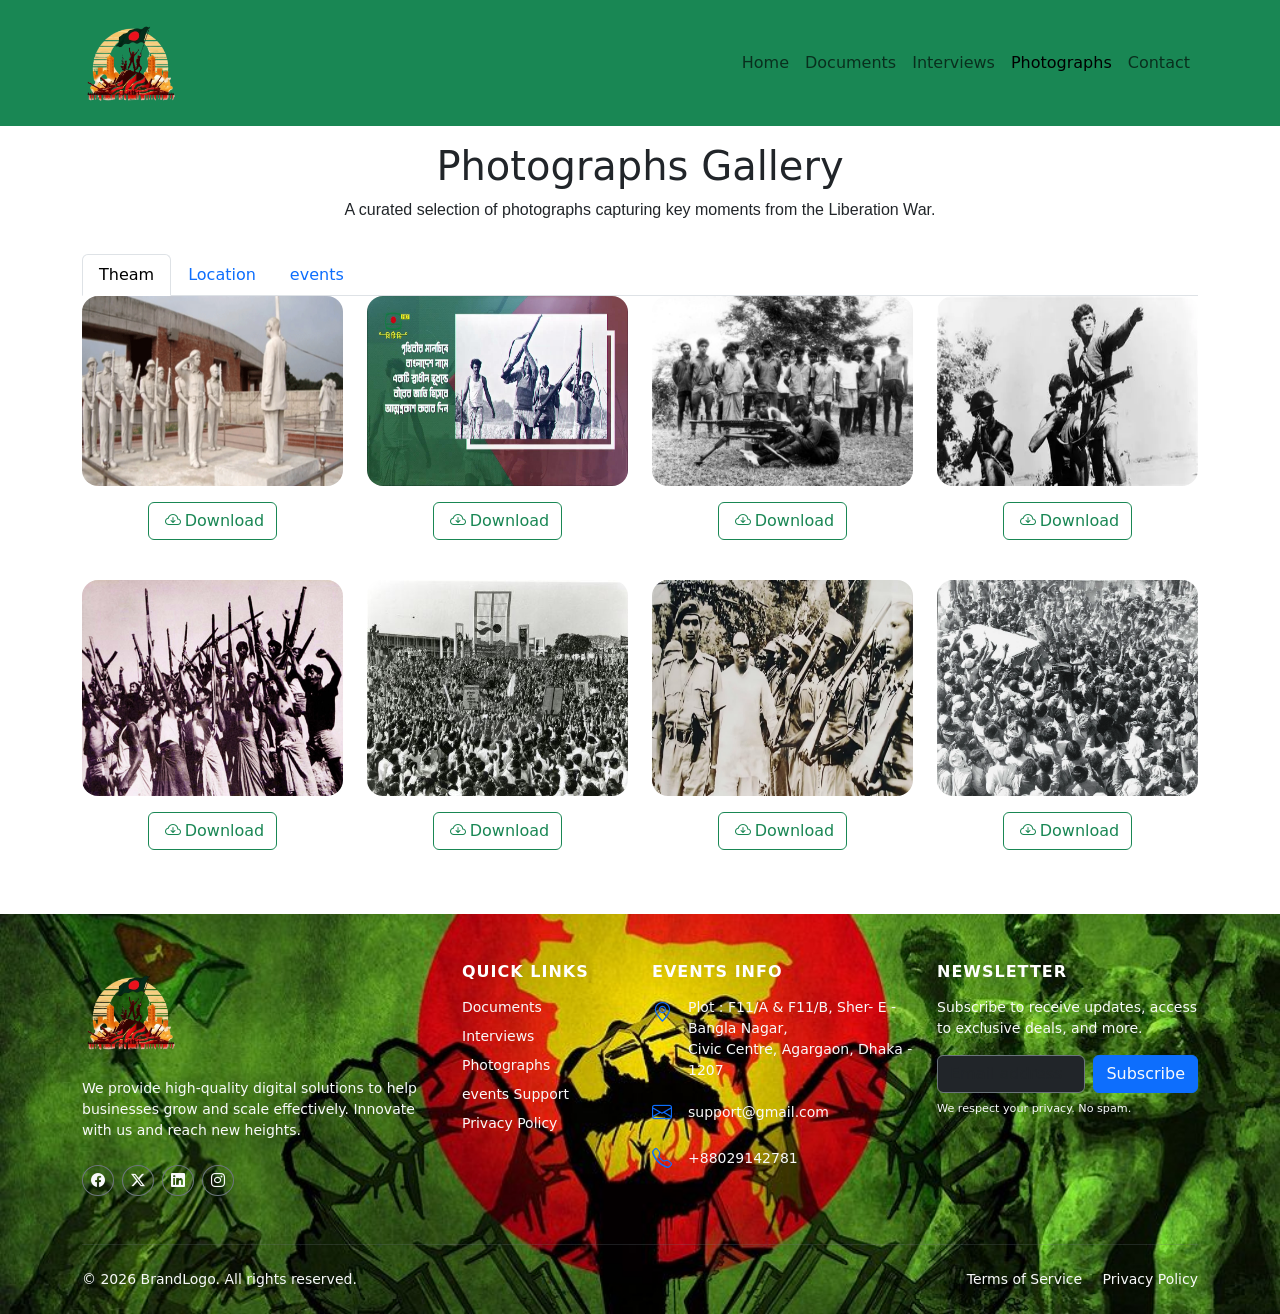
<file: photographs.html>
<!doctype html>
<html lang="en">

<head>
    <meta charset="utf-8">
    <meta name="viewport" content="width=device-width, initial-scale=1">
    <title>Liberation War Archive</title>
    <link href="https://cdn.jsdelivr.net/npm/bootstrap@5.3.8/dist/css/bootstrap.min.css" rel="stylesheet"
        integrity="sha384-sRIl4kxILFvY47J16cr9ZwB07vP4J8+LH7qKQnuqkuIAvNWLzeN8tE5YBujZqJLB" crossorigin="anonymous">
    <link rel="stylesheet" href="https://cdn.jsdelivr.net/npm/bootstrap-icons@1.13.1/font/bootstrap-icons.min.css">
    <link rel="stylesheet" href="./assets/css/style.css">
</head>

<body>
    <header>
        <nav class="navbar navbar-expand-lg bg-success">
            <div class="container-md">
                <a class="navbar-brand" href="#"><img src="./assets/img/logo.png" alt="" width="100px"></a>
                <button class="navbar-toggler" type="button" data-bs-toggle="collapse" data-bs-target="#navbarNav"
                    aria-controls="navbarNav" aria-expanded="false" aria-label="Toggle navigation">
                    <span class="navbar-toggler-icon"></span>
                </button>
                <div class="collapse navbar-collapse" id="navbarNav">
                    <ul class="navbar-nav ms-auto">
                        <li class="nav-item">
                            <a class="nav-link" href="index.html">Home</a>
                        </li>
                        <li class="nav-item">
                            <a class="nav-link" href="documents.html">Documents</a>
                        </li>
                        <li class="nav-item">
                            <a class="nav-link" href="interviews.html">Interviews</a>
                        </li>
                        <li class="nav-item">
                            <a class="nav-link active" aria-current="page" href="photographs.html">Photographs</a>
                        </li>
                        <li class="nav-item">
                            <a class="nav-link" href="contact.html">Contact</a>
                        </li>

                    </ul>
                </div>
            </div>
        </nav>
    </header>


    <main>
        <section id="tabs">
            <div class="container">
                <div class="head text-md-center py-md-3">
                    <h1>Photographs Gallery</h1>
                    <p style="font-family: Arial, Helvetica, sans-serif;">A curated selection of photographs capturing
                        key moments from the Liberation War.</p>
                </div>


                <div class="">
                    <ul class="nav nav-tabs" id="myTab" role="tablist">
                        <li class="nav-item" role="presentation">
                            <button class="nav-link active" id="home-tab" data-bs-toggle="tab"
                                data-bs-target="#home-tab-pane" type="button" role="tab" aria-controls="home-tab-pane"
                                aria-selected="true">Theam</button>
                        </li>
                        <li class="nav-item" role="presentation">
                            <button class="nav-link" id="Location-tab" data-bs-toggle="tab"
                                data-bs-target="#Location-tab-pane" type="button" role="tab"
                                aria-controls="Location-tab-pane" aria-selected="false">Location</button>
                        </li>
                        <li class="nav-item" role="presentation">
                            <button class="nav-link" id="events-tab" data-bs-toggle="tab"
                                data-bs-target="#events-tab-pane" type="button" role="tab"
                                aria-controls="events-tab-pane" aria-selected="false">events</button>
                        </li>

                    </ul>
                    <div class="tab-content" id="myTabContent">
                        <div class="tab-pane fade show active" id="home-tab-pane" role="tabpanel"
                            aria-labelledby="home-tab" tabindex="0">

                            <div class="row gy-4">
                                <div class="col-md-3  ">
                                    <div class="card border-0 h-100 rounded-4">
                                        <img src="./assets/img/p.jpg" alt="" class="w-100 rounded-4 h-100">
                                        <div class="text-center my-md-3">

                                            <a href="./assets/img/p.jpg" download="Liberation"
                                                class="btn btn-outline-success "><i
                                                    class="bi bi-cloud-arrow-down px-md-1"></i>Download</a>
                                        </div>
                                    </div>
                                </div>
                                <div class="col-md-3">
                                    <div class="card border-0 h-100 rounded-4">
                                        <img src="./assets/img/ph-12.jpg" alt="" class="w-100 rounded-4 h-100">
                                        <div class="text-center my-md-3">

                                            <a href="./assets/img/ph-12.jpg" download="Liberation"
                                                class="btn btn-outline-success "><i
                                                    class="bi bi-cloud-arrow-down px-md-1"></i>Download</a>
                                        </div>
                                    </div>
                                </div>
                                <div class="col-md-3">
                                    <div class="card border-0  h-100 rounded-4">
                                        <img src="./assets/img/ph-3.jpg" alt="" class="w-100 rounded-4 h-100">
                                        <div class="text-center my-md-3">

                                            <a href="./assets/img/ph-3.jpg" download="Liberation"
                                                class="btn btn-outline-success "><i
                                                    class="bi bi-cloud-arrow-down px-md-1"></i>Download</a>
                                        </div>
                                    </div>
                                </div>
                                <div class="col-md-3">
                                    <div class="card border-0 h-100 rounded-4">
                                        <img src="./assets/img/ph-4.webp" alt="" class="w-100 rounded-4 h-100">
                                        <div class="text-center my-md-3">

                                            <a href="./assets/img/ph-4.webp" download="Liberation"
                                                class="btn btn-outline-success "><i
                                                    class="bi bi-cloud-arrow-down px-md-1"></i>Download</a>
                                        </div>
                                    </div>
                                </div>
                                <div class="col-md-3">
                                    <div class="card border-0 h-100 rounded-4">
                                        <img src="./assets/img/ph-5.jpg" alt="" class="w-100 rounded-4 h-100">
                                        <div class="text-center my-md-3">

                                            <a href="./assets/img/ph-5.jpg" download="Liberation"
                                                class="btn btn-outline-success "><i
                                                    class="bi bi-cloud-arrow-down px-md-1"></i>Download</a>
                                        </div>
                                    </div>
                                </div>
                                <div class="col-md-3">
                                    <div class="card border-0 h-100 rounded-4">
                                        <img src="./assets/img/ph-6.jpg" alt="" class="w-100 rounded-4 h-100">
                                        <div class="text-center my-md-3">

                                            <a href="./assets/img/ph-6.jpg" download="Liberation"
                                                class="btn btn-outline-success "><i
                                                    class="bi bi-cloud-arrow-down px-md-1"></i>Download</a>
                                        </div>
                                    </div>
                                </div>
                                <div class="col-md-3">
                                    <div class="card border-0 h-100 rounded-4">
                                        <img src="./assets/img/ph-9.jpg" alt="" class="w-100 rounded-4 h-100">
                                        <div class="text-center my-md-3">

                                            <a href="./assets/img/ph-9.jpg" download="Liberation"
                                                class="btn btn-outline-success "><i
                                                    class="bi bi-cloud-arrow-down px-md-1"></i>Download</a>
                                        </div>
                                    </div>
                                </div>
                                <div class="col-md-3">
                                    <div class="card border-0 h-100 rounded-4">
                                        <img src="./assets/img/ph-11.jpg" alt="" class="w-100 rounded-4 h-100">
                                        <div class="text-center my-md-3">

                                            <a href="./assets/img/ph-11.jpg" download="Liberation"
                                                class="btn btn-outline-success "><i
                                                    class="bi bi-cloud-arrow-down px-md-1"></i>Download</a>
                                        </div>
                                    </div>
                                </div>
                            </div>


                        </div>
                        <div class="tab-pane fade" id="Location-tab-pane" role="tabpanel" aria-labelledby="Location-tab"
                            tabindex="0">
                            <div class="row gy-4">
                                <div class="col-md-3  ">
                                    <div class="card border-0 h-100 rounded-4">
                                        <img src="./assets/img/p.jpg" alt="" class="w-100 rounded-4 h-100">
                                        <div class="text-center my-md-3">

                                            <a href="./assets/img/phhhhhh.webp" download="Liberation"
                                                class="btn btn-outline-success "><i
                                                    class="bi bi-cloud-arrow-down px-md-1"></i>Download</a>
                                        </div>
                                    </div>
                                </div>
                                <div class="col-md-3">
                                    <div class="card border-0 h-100 rounded-4">
                                        <img src="./assets/img/ph-3.jpg" alt="" class="w-100 rounded-4 h-100">
                                        <div class="text-center my-md-3">

                                            <a href="./assets/img/ph-3.jpg" download="Liberation"
                                                class="btn btn-outline-success "><i
                                                    class="bi bi-cloud-arrow-down px-md-1"></i>Download</a>
                                        </div>
                                    </div>
                                </div>
                                <div class="col-md-3">
                                    <div class="card border-0  h-100 rounded-4">
                                        <img src="./assets/img/phhhhhh.jpg" alt="" class="w-100 rounded-4 h-100">
                                        <div class="text-center my-md-3">

                                            <a href="./assets/img/phhhhhh.jpg" download="Liberation"
                                                class="btn btn-outline-success "><i
                                                    class="bi bi-cloud-arrow-down px-md-1"></i>Download</a>
                                        </div>
                                    </div>
                                </div>
                                <div class="col-md-3">
                                    <div class="card border-0  h-100 rounded-4">
                                        <img src="./assets/img/pic.jpg" alt="" class="w-100 rounded-4 h-100">
                                        <div class="text-center my-md-3">

                                            <a href="./assets/img/pic.jpg" download="Liberation"
                                                class="btn btn-outline-success "><i
                                                    class="bi bi-cloud-arrow-down px-md-1"></i>Download</a>
                                        </div>
                                    </div>
                                </div>
                            </div>
                        </div>
                        <div class="tab-pane fade" id="events-tab-pane" role="tabpanel" aria-labelledby="events-tab"
                            tabindex="0">
                            <div class="row gy-4">
                                <div class="col-md-3">
                                    <div class="card border-0 h-100 rounded-4">
                                        <img src="./assets/img/ph-5.jpg" alt="" class="w-100 rounded-4 h-100">
                                        <div class="text-center my-md-3">

                                            <a href="./assets/img/ph-5.jpg" download="Liberation"
                                                class="btn btn-outline-success "><i
                                                    class="bi bi-cloud-arrow-down px-md-1"></i>Download</a>
                                        </div>
                                    </div>
                                </div>
                                <div class="col-md-3">
                                    <div class="card border-0 h-100 rounded-4">
                                        <img src="./assets/img/ph-6.jpg" alt="" class="w-100 rounded-4 h-100">
                                        <div class="text-center my-md-3">

                                            <a href="./assets/img/ph-6.jpg" download="Liberation"
                                                class="btn btn-outline-success "><i
                                                    class="bi bi-cloud-arrow-down px-md-1"></i>Download</a>
                                        </div>
                                    </div>
                                </div>
                                <div class="col-md-3">
                                    <div class="card border-0 h-100 rounded-4">
                                        <img src="./assets/img/ph-9.jpg" alt="" class="w-100 rounded-4 h-100">
                                        <div class="text-center my-md-3">

                                            <a href="./assets/img/ph-9.jpg" download="Liberation"
                                                class="btn btn-outline-success "><i
                                                    class="bi bi-cloud-arrow-down px-md-1"></i>Download</a>
                                        </div>
                                    </div>
                                </div>
                                <div class="col-md-3">
                                    <div class="card border-0 h-100 rounded-4">
                                        <img src="./assets/img/ph-11.jpg" alt="" class="w-100 rounded-4 h-100">
                                        <div class="text-center my-md-3">

                                            <a href="./assets/img/ph-11.jpg" download="Liberation"
                                                class="btn btn-outline-success "><i
                                                    class="bi bi-cloud-arrow-down px-md-1"></i>Download</a>
                                        </div>
                                    </div>
                                </div>
                            </div>
                        </div>
                    </div>

                </div>
            </div>
        
        </section>
    </main>


    <!-- Big Custom Footer -->
    <footer id="footer" class=" text-light pt-5 pb-4 mt-5">
        <div class="container">
            <div class="row gy-5">

                <!-- Column 1: Brand & About -->
                <div class="col-lg-4 col-md-6">
                    <h5 class="fw-bold text-white mb-3"><img src="./assets/img/logo.png" alt="" width="100px">
                    </h5>
                    <p class="text-secondary small mb-4 text-light">We provide high-quality digital solutions to help
                        businesses
                        grow and scale effectively. Innovate with us and reach new heights.</p>
                    <div class="d-flex gap-2">
                        <a href="#" class="btn btn-sm btn-outline-secondary rounded-circle text-light"><i
                                class="bi bi-facebook"></i></a>
                        <a href="#" class="btn btn-sm btn-outline-secondary rounded-circle text-light"><i
                                class="bi bi-twitter-x"></i></a>
                        <a href="#" class="btn btn-sm btn-outline-secondary rounded-circle text-light"><i
                                class="bi bi-linkedin"></i></a>
                        <a href="#" class="btn btn-sm btn-outline-secondary rounded-circle text-light"><i
                                class="bi bi-instagram"></i></a>
                    </div>
                </div>

                <!-- Column 2: Quick Links -->
                <div class="col-lg-2 col-md-6">
                    <h6 class="text-white mb-3 text-uppercase fw-bold tracking-wide">Quick Links</h6>
                    <ul class="list-unstyled small text-secondary d-flex flex-column gap-2 ">
                        <li><a href="documents.html"
                                class="text-secondary text-decoration-none hover-white transition-all text-light">Documents</a>
                        </li>
                        <li><a href="interviews.html"
                                class="text-secondary text-decoration-none hover-white transition-all text-light">Interviews</a>
                        </li>
                        <li><a href="photographs.html"
                                class="text-secondary text-decoration-none hover-white transition-all text-light">Photographs</a>
                        </li>
                        <li><a href="events.html"
                                class="text-secondary text-decoration-none hover-white transition-all text-light">events
                                Support</a></li>
                        <li><a href="#"
                                class="text-secondary text-decoration-none hover-white transition-all text-light">Privacy
                                Policy</a></li>
                    </ul>
                </div>

                <!-- Column 3: events Info -->
                <div class="col-lg-3 col-md-6">
                    <h6 class="text-white mb-3 text-uppercase fw-bold tracking-wide">events Info</h6>
                    <ul class="list-unstyled small text-secondary d-flex flex-column gap-3">
                        <li class="d-flex gap-3 align-items-start">
                            <i class="bi bi-geo-alt fs-5 text-primary"></i>
                            <span class="text-light"> Plot : F11/A & F11/B, Sher- E - Bangla Nagar, <br>Civic Centre,
                                Agargaon, Dhaka -
                                1207
                        </li>
                        <li class="d-flex gap-3 align-items-center">
                            <i class="bi bi-envelope fs-5 text-primary"></i>
                            <span class="text-light">support@gmail.com</span>
                        </li>
                        <li class="d-flex gap-3 align-items-center">
                            <i class="bi bi-telephone fs-5 text-primary"></i>
                            <span class="text-light"> +88029142781</span>
                        </li>
                    </ul>
                </div>

                <!-- Column 4: Newsletter -->
                <div class="col-lg-3 col-md-6">
                    <h6 class="text-white mb-3 text-uppercase fw-bold tracking-wide">Newsletter</h6>
                    <p class="text-secondary small mb-3 text-light">Subscribe to receive updates, access to exclusive
                        deals, and
                        more.</p>
                    <form class="d-flex gap-2">
                        <input type="email" class="form-control bg-dark text-light border-secondary"
                            placeholder="Email address" required>
                        <button class="btn btn-primary text-light" type="submit">Subscribe</button>
                    </form>
                    <div class="form-text text-secondary mt-2 text-light" style="font-size: 0.7rem;">We respect your
                        privacy. No
                        spam.</div>
                </div>

            </div>

            <!-- Simple Footer Copyright -->
            <hr class="border-secondary mt-5 mb-4">
            <div class="row align-items-center">
                <div class="col-md-6 text-center text-md-start small text-secondary mb-3 mb-md-0 text-light">
                    &copy; 2026 BrandLogo. All rights reserved.
                </div>
                <div class="col-md-6 text-center text-md-end small">
                    <a href="#" class="text-secondary text-decoration-none me-3 hover-white text-light">Terms of
                        Service</a>
                    <a href="#" class="text-secondary text-decoration-none hover-white text-light">Privacy Policy</a>
                </div>
            </div>
        </div>
    </footer>

    <!-- Optional CSS for hovers -->
    <style>
        .hover-white:hover {
            color: #fff !important;
        }

        .tracking-wide {
            letter-spacing: 1px;
        }
    </style>

    <script src="https://cdn.jsdelivr.net/npm/bootstrap@5.3.8/dist/js/bootstrap.bundle.min.js"
        integrity="sha384-FKyoEForCGlyvwx9Hj09JcYn3nv7wiPVlz7YYwJrWVcXK/BmnVDxM+D2scQbITxI"
        crossorigin="anonymous"></script>
</body>

</html>
</file>
<file: assets/css/style.css>
* {
  margin: 0;
  padding: 0;
  box-sizing: border-box;
}

footer {
  background-image: url(../img/footer1.jpg);
  background-repeat: no-repeat;
  background-size: cover;
  background-position: 100% 100%;
  min-height: 250px;
  width: 100%;
  color: #ffffff;
}

/* #banner {
    background-image: url(../img/b.jpg);
    background-repeat: no-repeat;
    background-size: 100% 100%;    
    width: 100%;
    height: 70vh;
    display: flex;
    align-items: center;
    justify-content: center;
    align-content: center;
} */
#banner {
  background: #252628bf url(../img/b.jpg) no-repeat center center / cover;
  background-blend-mode: multiply;
  color: white;
  text-align: center;
  height: 80vh;
  display: flex;
  flex-direction: column;
  justify-content: center;
  align-items: center;
}

#banner .head {
  margin: 0 auto;

  /* পিসিতে লেখাটি যেন অতিরিক্ত চওড়া হয়ে স্ক্রিন জুড়ে ছড়িয়ে না যায় */
  max-width: 800px;

  /* উইথ ১০০% থাকবে যাতে ছোট স্ক্রিনে সুন্দরভাবে ফিট হতে পারে */
  width: 100%;
}
#Featured .card {
  transition: 0.4s;
}
#Featured .card:hover {
  background-color: rgba(8, 112, 8, 0.589);
}
#bred {
  background-image: url(../img/bred.jpg);
  background-repeat: no-repeat;
  background-size: 100% 100%;
  width: 100%;
  height: 40vh;

  align-content: center;
}
#bred .head p a {
  text-decoration: none;
  color: white;
}
#catagori .card {
  transition: 0.4s;
}
#catagori .card:hover {
  background-color: rgba(204, 10, 10, 0.589);
}
#tabs img {
  transition: 0.4s;
}
#tabs img:hover {
  transform: scale(1.1);
}
</file>
